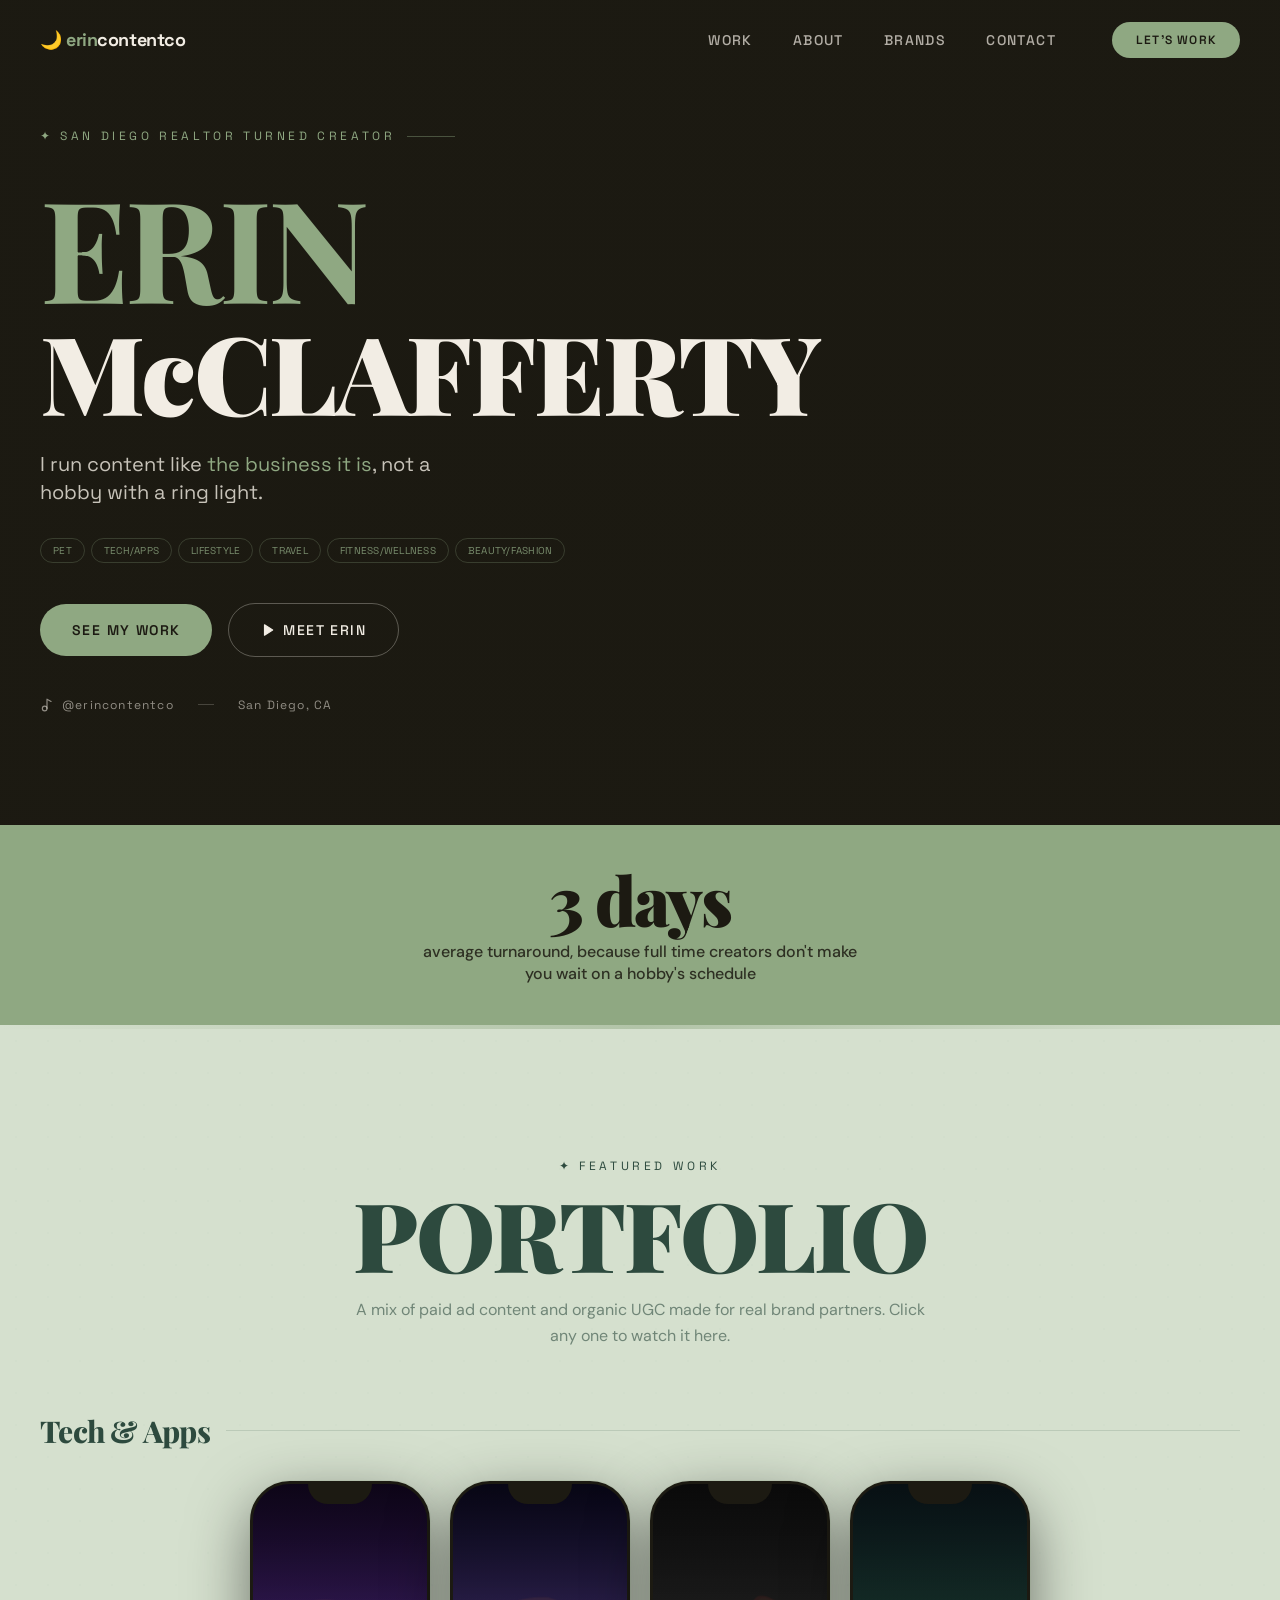
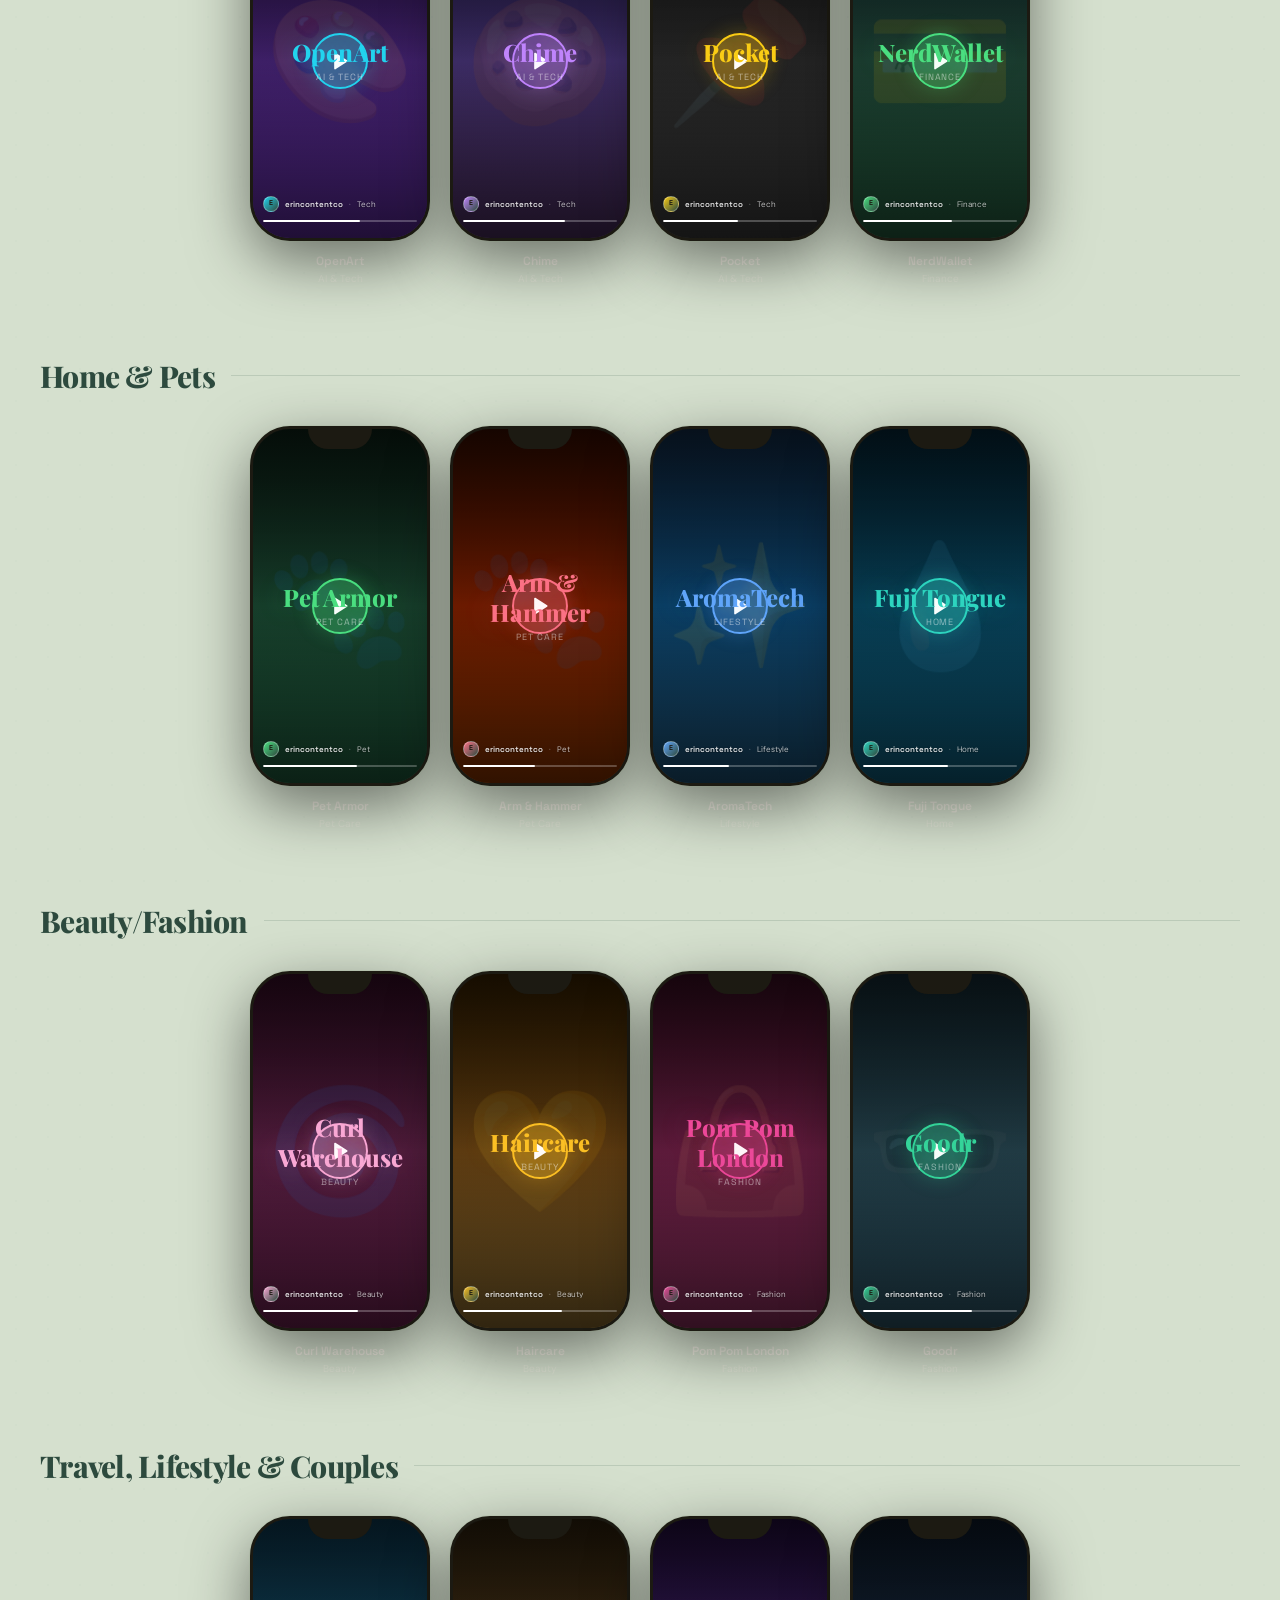
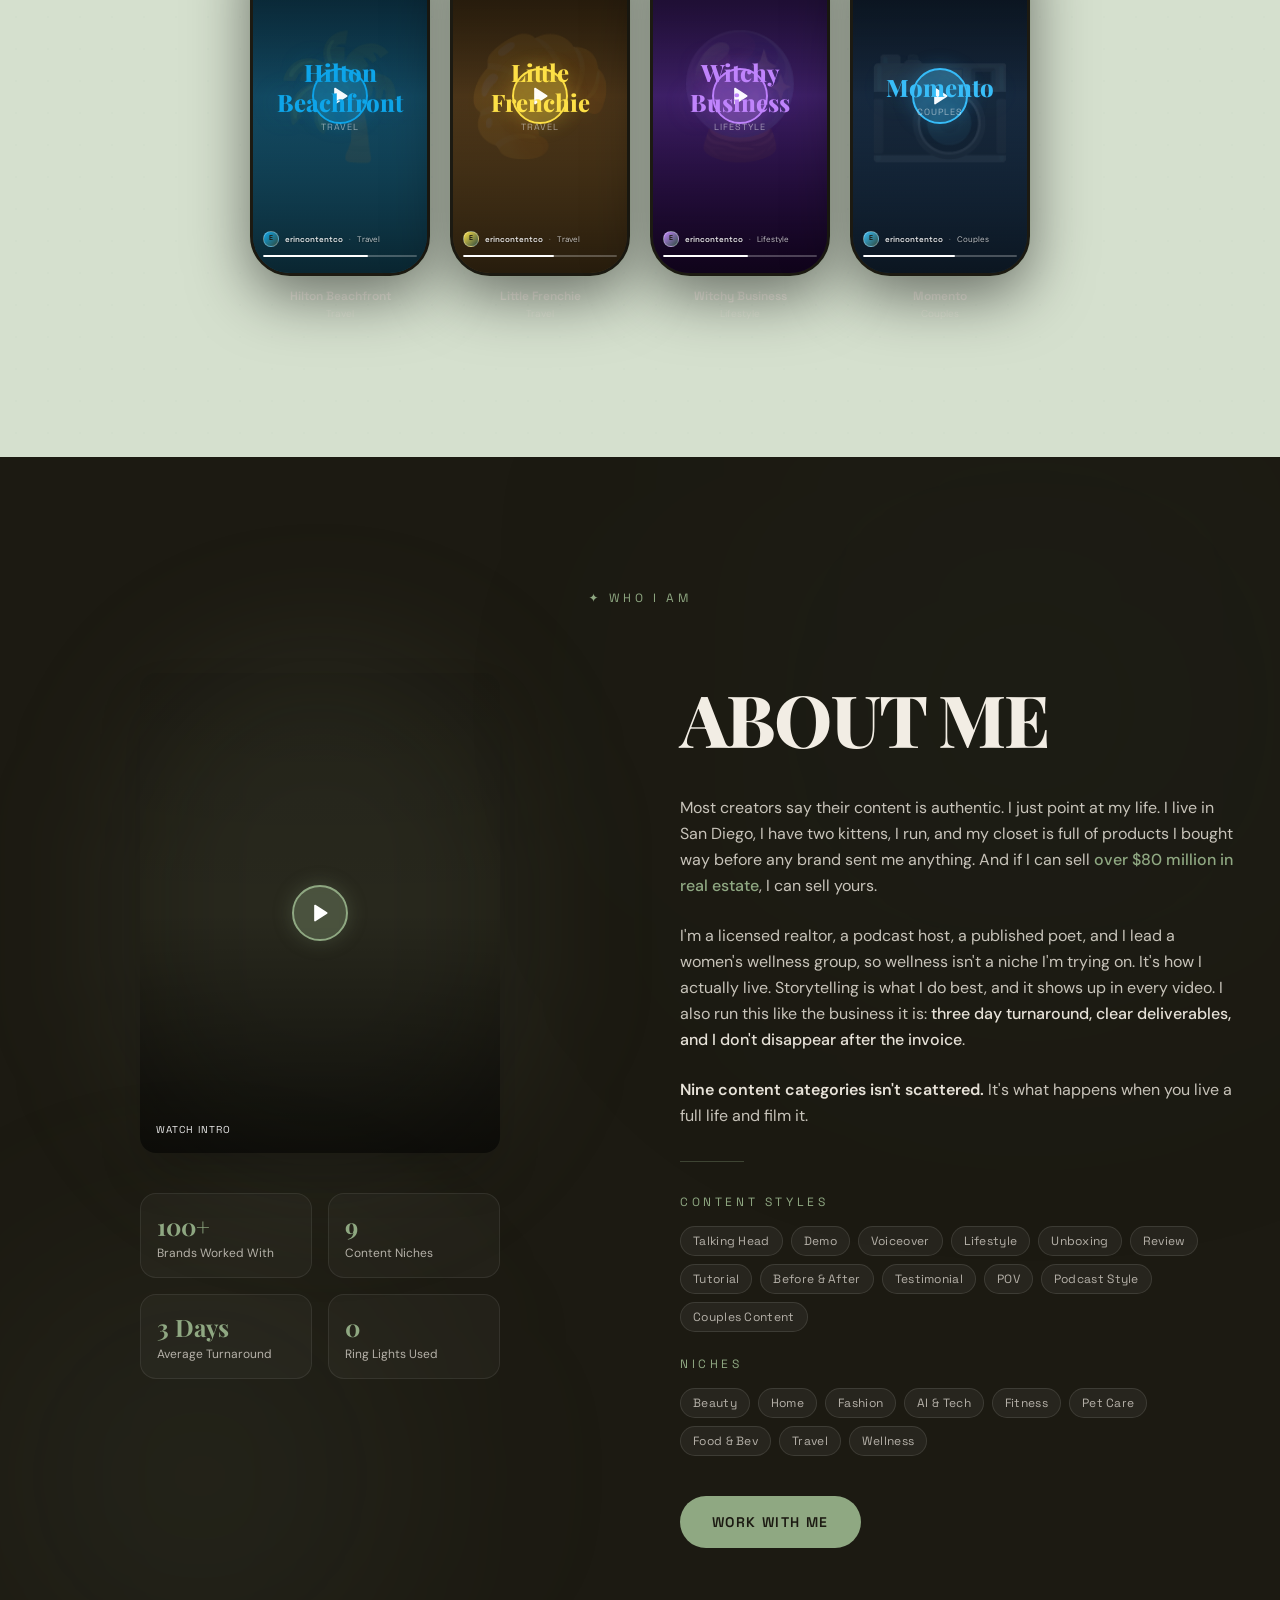
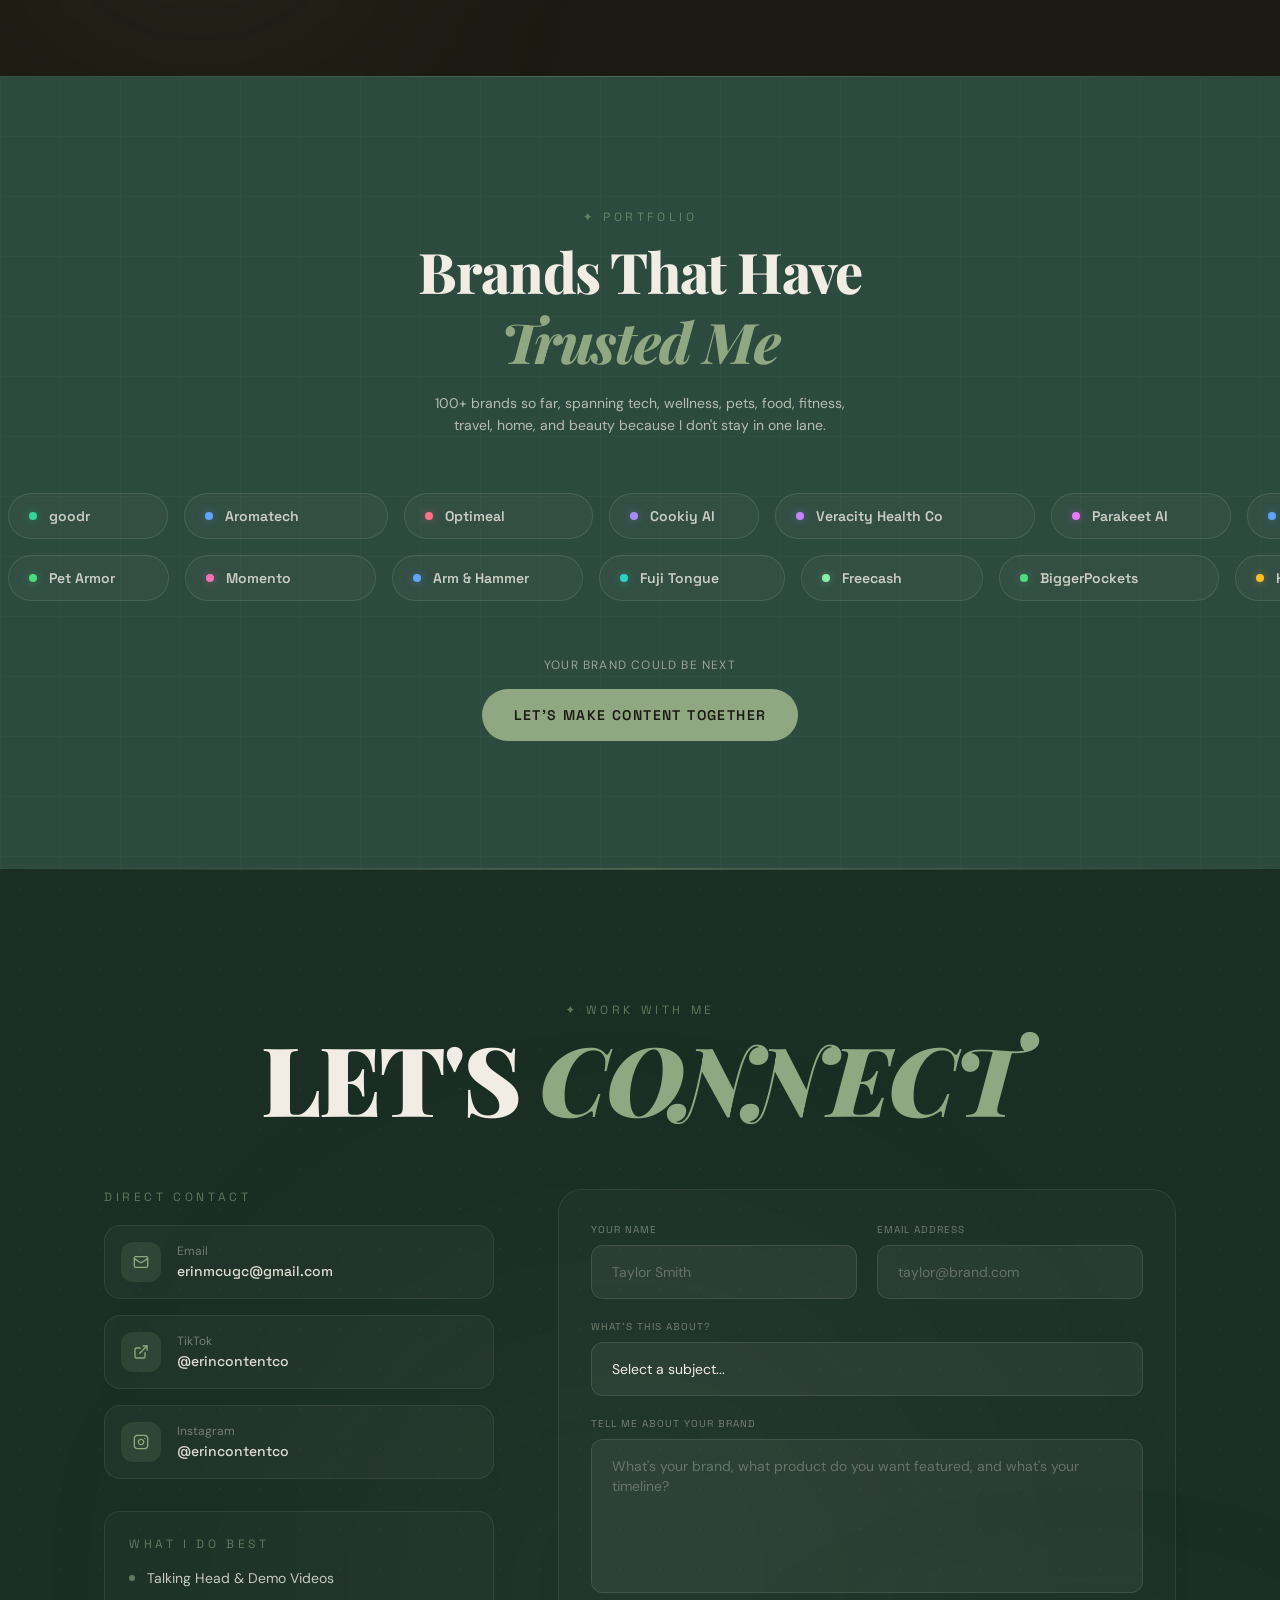
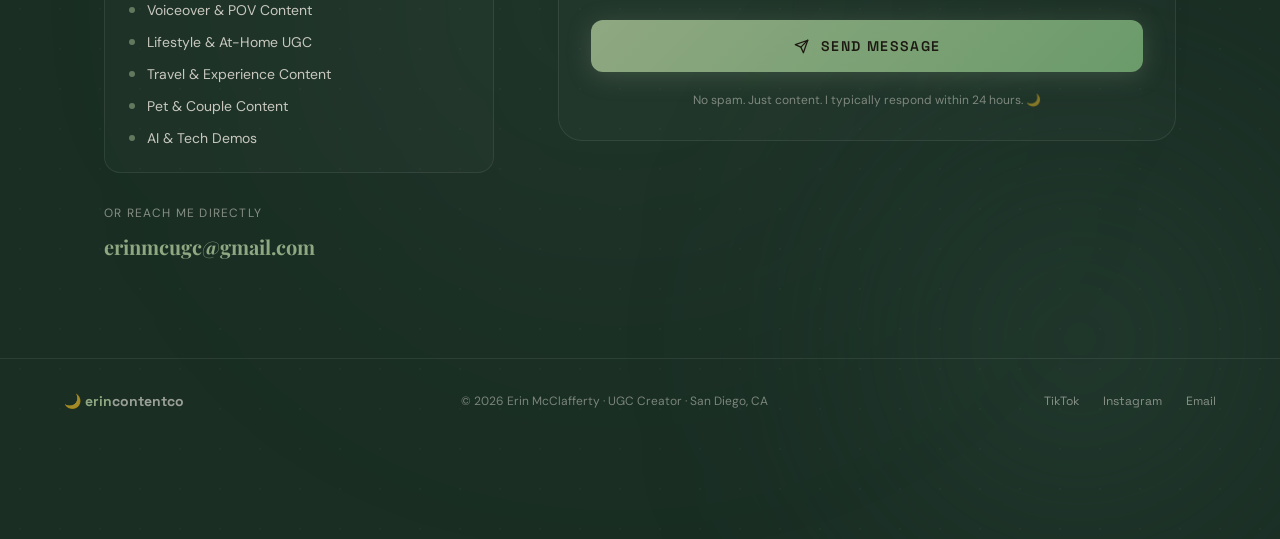
<file: index.html>
<!doctype html>
<html lang="en">
  <head>
    <meta charset="UTF-8" />
    <link rel="icon" type="image/svg+xml" href="/favicon.svg" />
    <meta name="viewport" content="width=device-width, initial-scale=1.0" />
    <meta name="description" content="Erin McClafferty — UGC Creator based in San Diego. Real content for real brands across tech, wellness, fitness, food, travel, and pet care." />
    <title>Erin McClafferty · UGC Creator</title>
    <link rel="preconnect" href="https://fonts.googleapis.com" />
    <link rel="preconnect" href="https://fonts.gstatic.com" crossorigin />
    <link href="https://fonts.googleapis.com/css2?family=Playfair+Display:ital,wght@0,400;0,600;0,700;0,800;0,900;1,400;1,700&family=DM+Sans:wght@300;400;500;600&family=Space+Grotesk:wght@400;500;600;700&display=swap" rel="stylesheet" />
    <script type="module" crossorigin src="/assets/index-CaOR0zai.js"></script>
    <link rel="stylesheet" crossorigin href="/assets/index-CV1OtbOy.css">
  </head>
  <body>
    <div id="root"></div>
  </body>
</html>
</file>
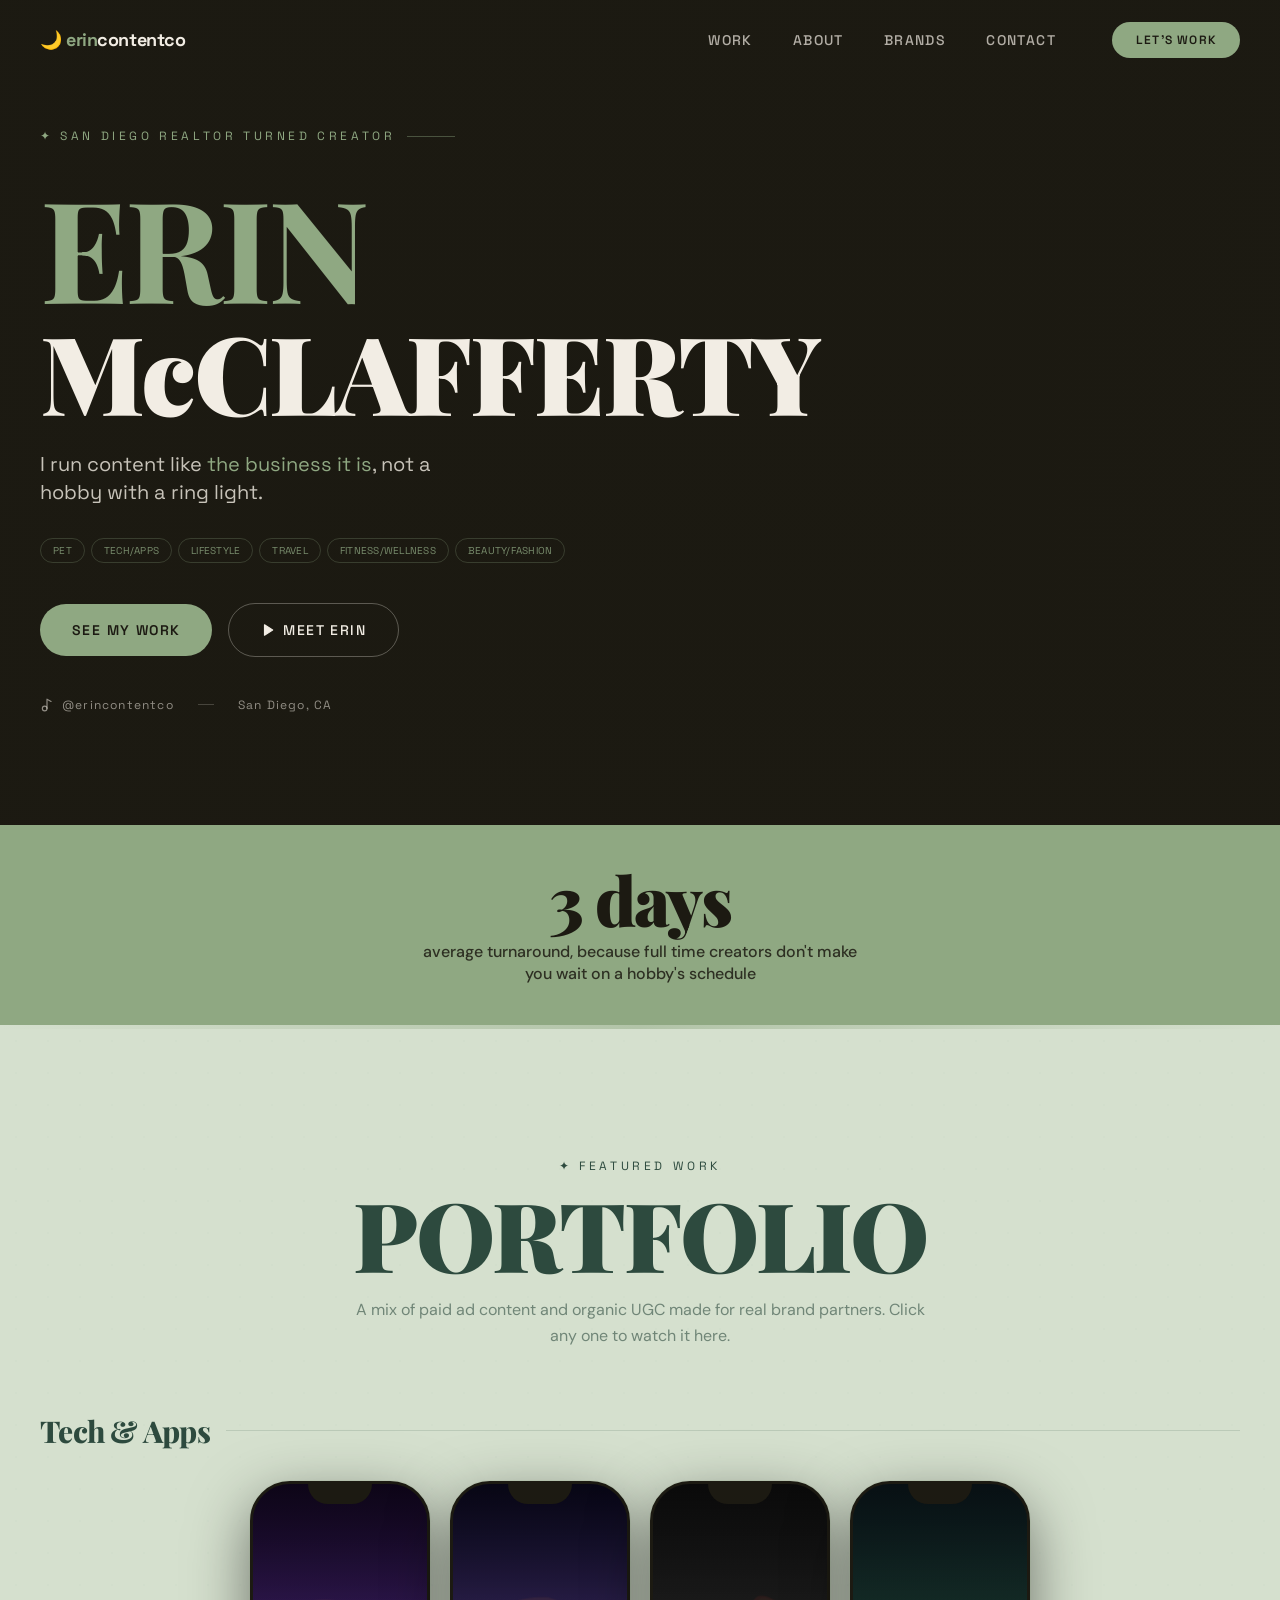
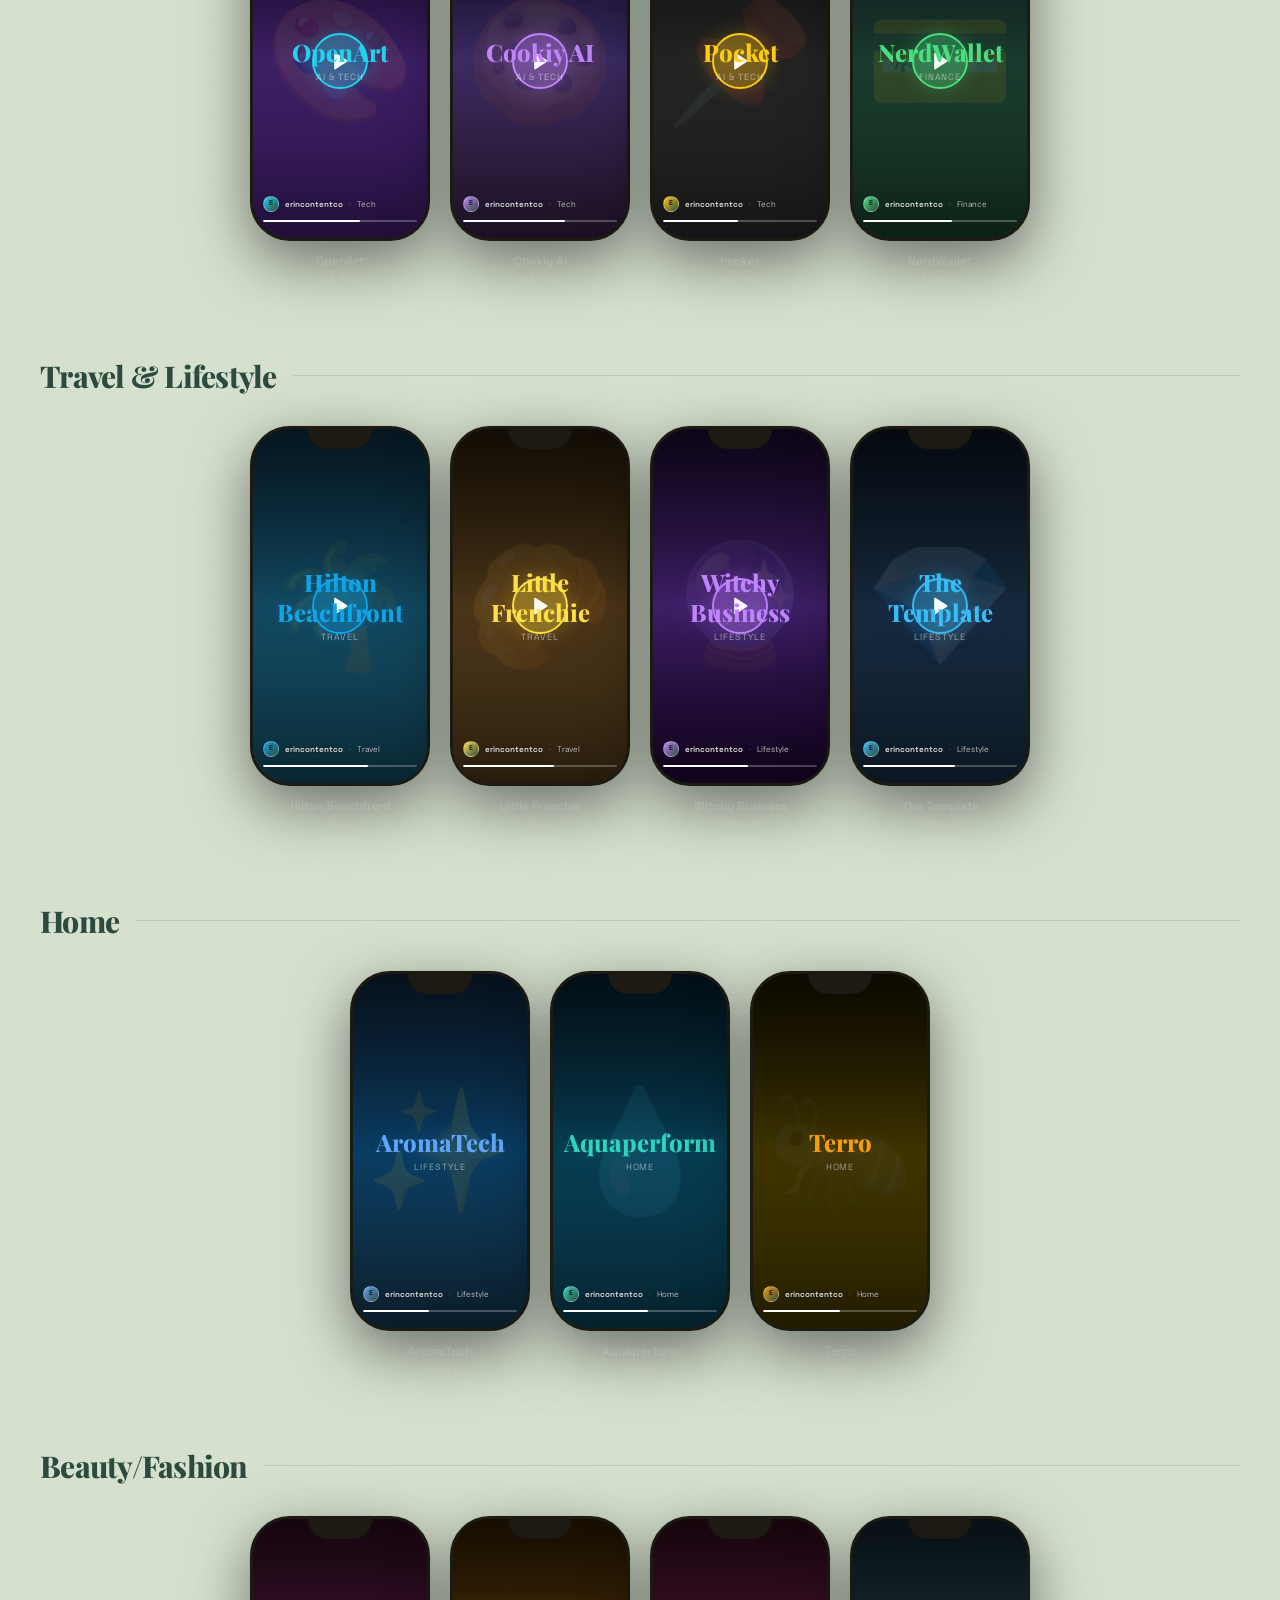
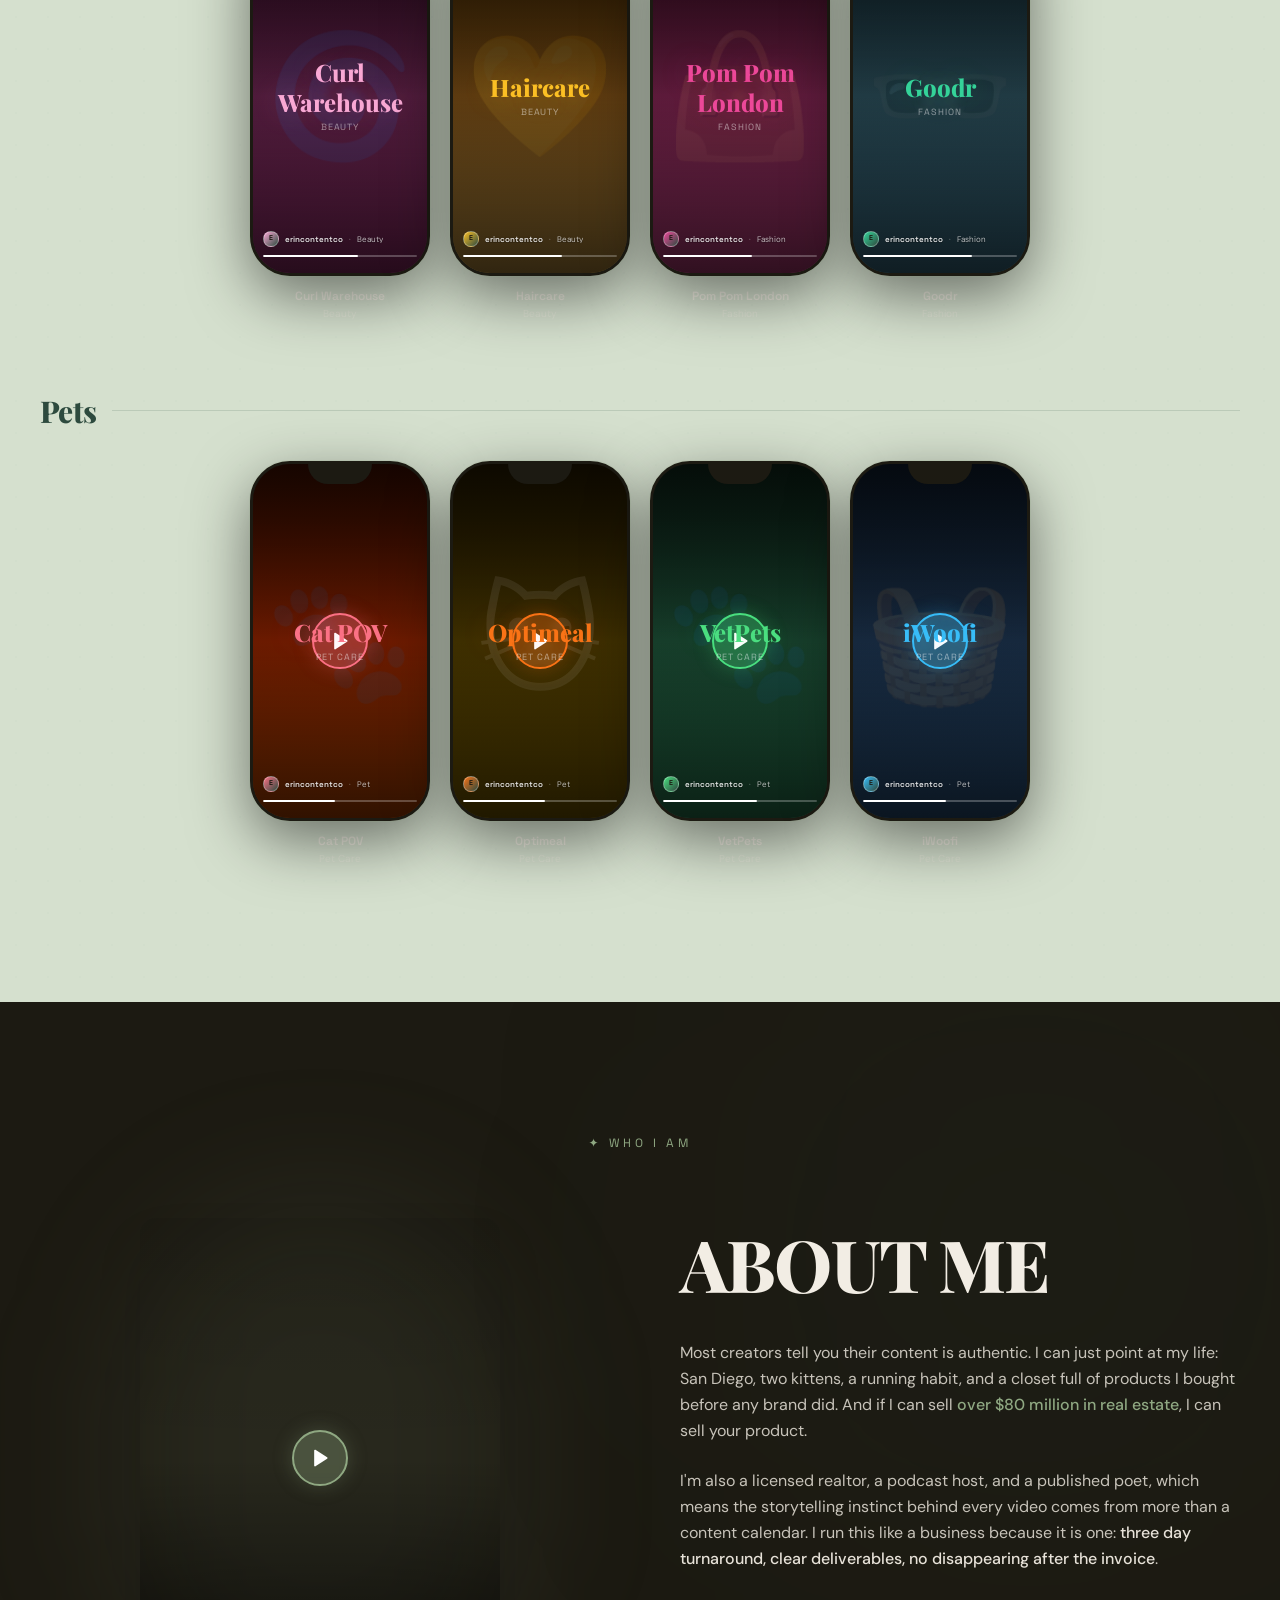
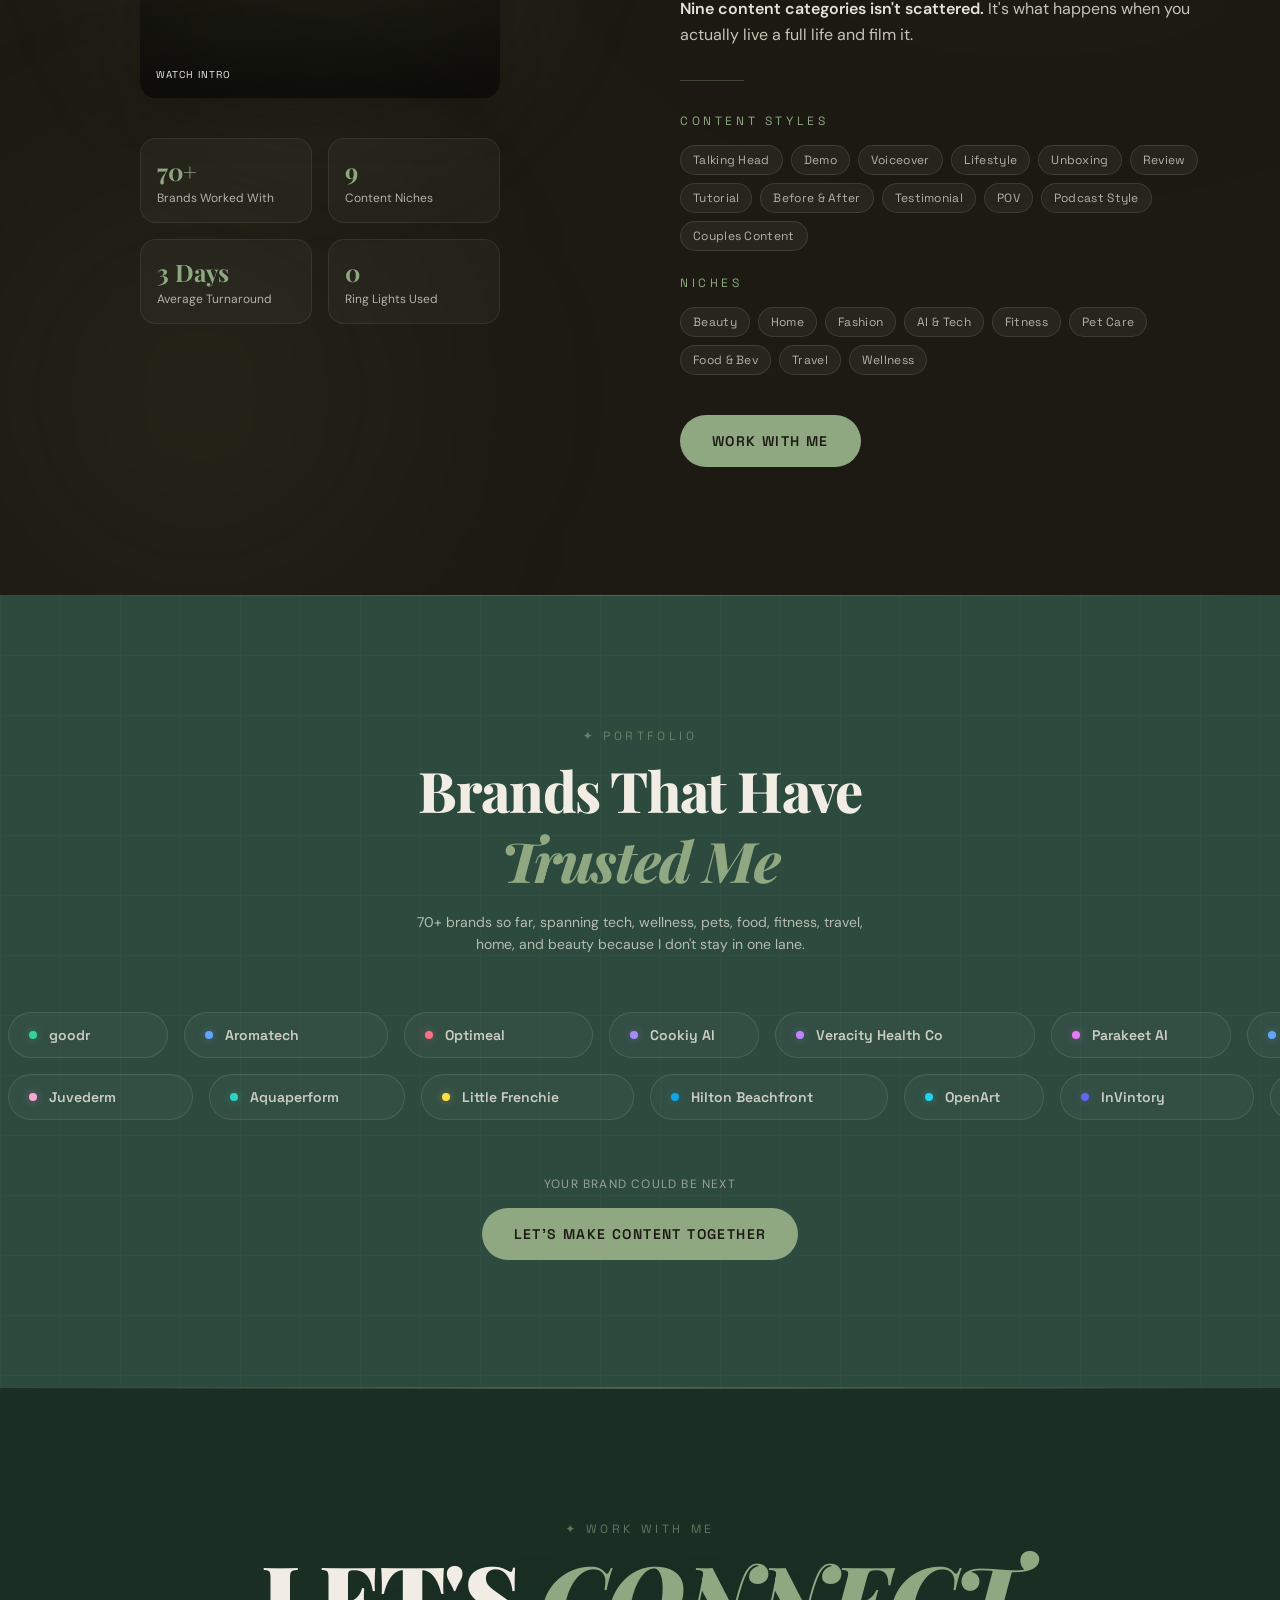
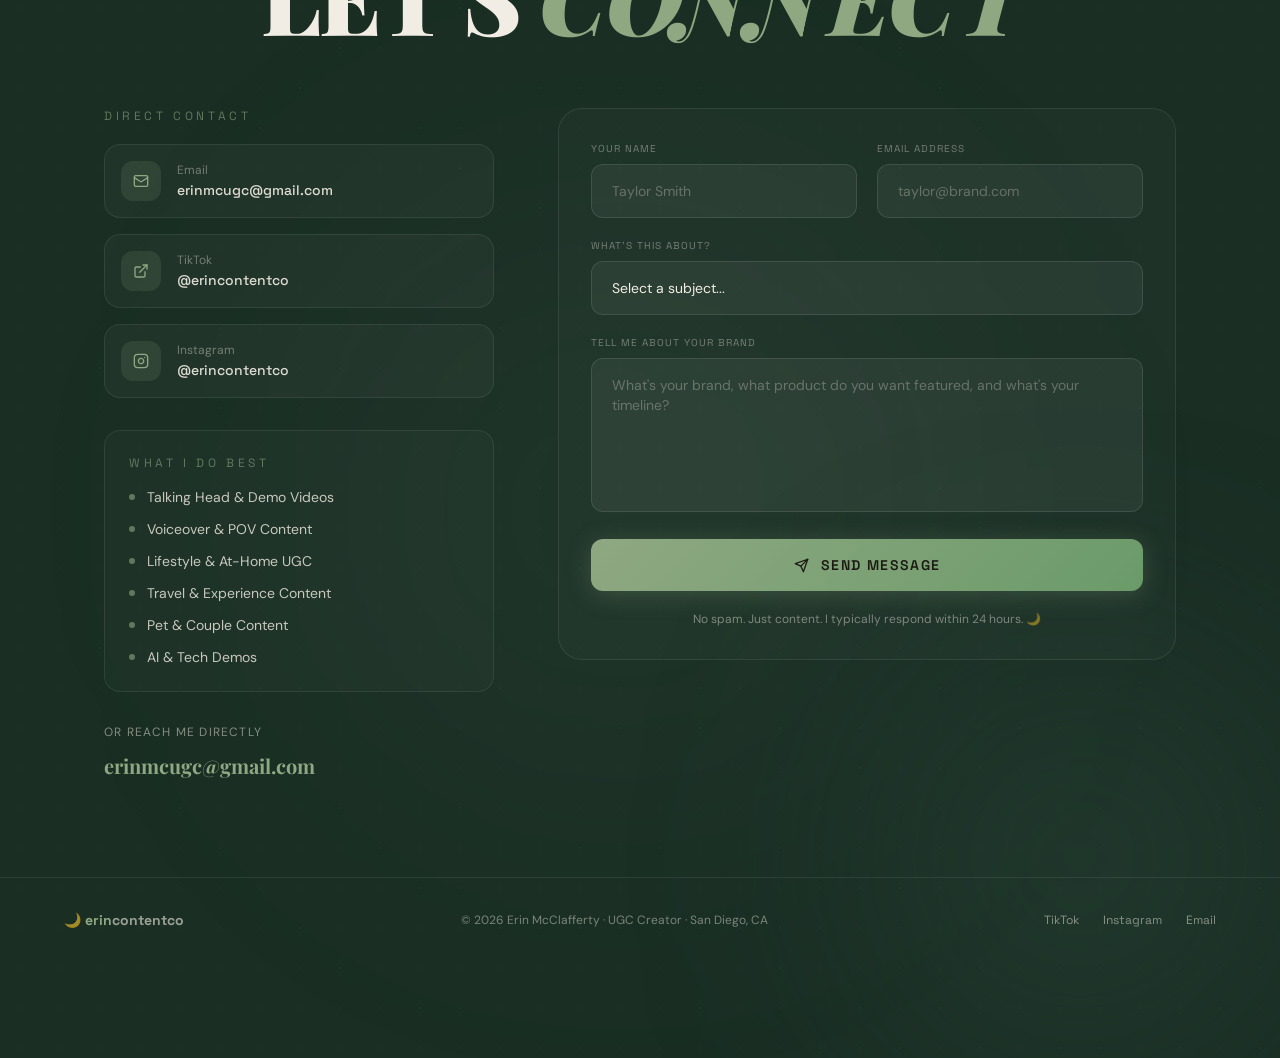
<file: index 3.html>
<!doctype html>
<html lang="en">
  <head>
    <meta charset="UTF-8" />
    <link rel="icon" type="image/svg+xml" href="/favicon.svg" />
    <meta name="viewport" content="width=device-width, initial-scale=1.0" />
    <meta name="description" content="Erin McClafferty — UGC Creator based in San Diego. Real content for real brands across tech, wellness, fitness, food, travel, and pet care." />
    <title>Erin McClafferty · UGC Creator</title>
    <link rel="preconnect" href="https://fonts.googleapis.com" />
    <link rel="preconnect" href="https://fonts.gstatic.com" crossorigin />
    <link href="https://fonts.googleapis.com/css2?family=Playfair+Display:ital,wght@0,400;0,600;0,700;0,800;0,900;1,400;1,700&family=DM+Sans:wght@300;400;500;600&family=Space+Grotesk:wght@400;500;600;700&display=swap" rel="stylesheet" />
    <script type="module" crossorigin src="/assets/index-B85wmTwc.js"></script>
    <link rel="stylesheet" crossorigin href="/assets/index-B-jAqlxK.css">
  </head>
  <body>
    <div id="root"></div>
  </body>
</html>
</file>
<file: assets/index-CV1OtbOy.css>
*,:before,:after{--tw-border-spacing-x: 0;--tw-border-spacing-y: 0;--tw-translate-x: 0;--tw-translate-y: 0;--tw-rotate: 0;--tw-skew-x: 0;--tw-skew-y: 0;--tw-scale-x: 1;--tw-scale-y: 1;--tw-pan-x: ;--tw-pan-y: ;--tw-pinch-zoom: ;--tw-scroll-snap-strictness: proximity;--tw-gradient-from-position: ;--tw-gradient-via-position: ;--tw-gradient-to-position: ;--tw-ordinal: ;--tw-slashed-zero: ;--tw-numeric-figure: ;--tw-numeric-spacing: ;--tw-numeric-fraction: ;--tw-ring-inset: ;--tw-ring-offset-width: 0px;--tw-ring-offset-color: #fff;--tw-ring-color: rgb(59 130 246 / .5);--tw-ring-offset-shadow: 0 0 #0000;--tw-ring-shadow: 0 0 #0000;--tw-shadow: 0 0 #0000;--tw-shadow-colored: 0 0 #0000;--tw-blur: ;--tw-brightness: ;--tw-contrast: ;--tw-grayscale: ;--tw-hue-rotate: ;--tw-invert: ;--tw-saturate: ;--tw-sepia: ;--tw-drop-shadow: ;--tw-backdrop-blur: ;--tw-backdrop-brightness: ;--tw-backdrop-contrast: ;--tw-backdrop-grayscale: ;--tw-backdrop-hue-rotate: ;--tw-backdrop-invert: ;--tw-backdrop-opacity: ;--tw-backdrop-saturate: ;--tw-backdrop-sepia: ;--tw-contain-size: ;--tw-contain-layout: ;--tw-contain-paint: ;--tw-contain-style: }::backdrop{--tw-border-spacing-x: 0;--tw-border-spacing-y: 0;--tw-translate-x: 0;--tw-translate-y: 0;--tw-rotate: 0;--tw-skew-x: 0;--tw-skew-y: 0;--tw-scale-x: 1;--tw-scale-y: 1;--tw-pan-x: ;--tw-pan-y: ;--tw-pinch-zoom: ;--tw-scroll-snap-strictness: proximity;--tw-gradient-from-position: ;--tw-gradient-via-position: ;--tw-gradient-to-position: ;--tw-ordinal: ;--tw-slashed-zero: ;--tw-numeric-figure: ;--tw-numeric-spacing: ;--tw-numeric-fraction: ;--tw-ring-inset: ;--tw-ring-offset-width: 0px;--tw-ring-offset-color: #fff;--tw-ring-color: rgb(59 130 246 / .5);--tw-ring-offset-shadow: 0 0 #0000;--tw-ring-shadow: 0 0 #0000;--tw-shadow: 0 0 #0000;--tw-shadow-colored: 0 0 #0000;--tw-blur: ;--tw-brightness: ;--tw-contrast: ;--tw-grayscale: ;--tw-hue-rotate: ;--tw-invert: ;--tw-saturate: ;--tw-sepia: ;--tw-drop-shadow: ;--tw-backdrop-blur: ;--tw-backdrop-brightness: ;--tw-backdrop-contrast: ;--tw-backdrop-grayscale: ;--tw-backdrop-hue-rotate: ;--tw-backdrop-invert: ;--tw-backdrop-opacity: ;--tw-backdrop-saturate: ;--tw-backdrop-sepia: ;--tw-contain-size: ;--tw-contain-layout: ;--tw-contain-paint: ;--tw-contain-style: }*,:before,:after{box-sizing:border-box;border-width:0;border-style:solid;border-color:#e5e7eb}:before,:after{--tw-content: ""}html,:host{line-height:1.5;-webkit-text-size-adjust:100%;-moz-tab-size:4;-o-tab-size:4;tab-size:4;font-family:DM Sans,system-ui,sans-serif;font-feature-settings:normal;font-variation-settings:normal;-webkit-tap-highlight-color:transparent}body{margin:0;line-height:inherit}hr{height:0;color:inherit;border-top-width:1px}abbr:where([title]){-webkit-text-decoration:underline dotted;text-decoration:underline dotted}h1,h2,h3,h4,h5,h6{font-size:inherit;font-weight:inherit}a{color:inherit;text-decoration:inherit}b,strong{font-weight:bolder}code,kbd,samp,pre{font-family:ui-monospace,SFMono-Regular,Menlo,Monaco,Consolas,Liberation Mono,Courier New,monospace;font-feature-settings:normal;font-variation-settings:normal;font-size:1em}small{font-size:80%}sub,sup{font-size:75%;line-height:0;position:relative;vertical-align:baseline}sub{bottom:-.25em}sup{top:-.5em}table{text-indent:0;border-color:inherit;border-collapse:collapse}button,input,optgroup,select,textarea{font-family:inherit;font-feature-settings:inherit;font-variation-settings:inherit;font-size:100%;font-weight:inherit;line-height:inherit;letter-spacing:inherit;color:inherit;margin:0;padding:0}button,select{text-transform:none}button,input:where([type=button]),input:where([type=reset]),input:where([type=submit]){-webkit-appearance:button;background-color:transparent;background-image:none}:-moz-focusring{outline:auto}:-moz-ui-invalid{box-shadow:none}progress{vertical-align:baseline}::-webkit-inner-spin-button,::-webkit-outer-spin-button{height:auto}[type=search]{-webkit-appearance:textfield;outline-offset:-2px}::-webkit-search-decoration{-webkit-appearance:none}::-webkit-file-upload-button{-webkit-appearance:button;font:inherit}summary{display:list-item}blockquote,dl,dd,h1,h2,h3,h4,h5,h6,hr,figure,p,pre{margin:0}fieldset{margin:0;padding:0}legend{padding:0}ol,ul,menu{list-style:none;margin:0;padding:0}dialog{padding:0}textarea{resize:vertical}input::-moz-placeholder,textarea::-moz-placeholder{opacity:1;color:#9ca3af}input::placeholder,textarea::placeholder{opacity:1;color:#9ca3af}button,[role=button]{cursor:pointer}:disabled{cursor:default}img,svg,video,canvas,audio,iframe,embed,object{display:block;vertical-align:middle}img,video{max-width:100%;height:auto}[hidden]:where(:not([hidden=until-found])){display:none}*{box-sizing:border-box}html{scroll-behavior:smooth;-webkit-font-smoothing:antialiased;-moz-osx-font-smoothing:grayscale}body{--tw-bg-opacity: 1;background-color:rgb(28 26 18 / var(--tw-bg-opacity, 1));font-family:DM Sans,system-ui,sans-serif;--tw-text-opacity: 1;color:rgb(242 237 228 / var(--tw-text-opacity, 1));overflow-x:hidden}::-moz-selection{background:#8fa88259;color:#f2ede4}::selection{background:#8fa88259;color:#f2ede4}::-webkit-scrollbar{width:6px}::-webkit-scrollbar-track{--tw-bg-opacity: 1;background-color:rgb(28 26 18 / var(--tw-bg-opacity, 1))}::-webkit-scrollbar-thumb{border-radius:9999px;--tw-bg-opacity: 1;background-color:rgb(143 168 130 / var(--tw-bg-opacity, 1))}.section-label{font-family:Space Grotesk,system-ui,sans-serif;font-size:.75rem;line-height:1rem;text-transform:uppercase;letter-spacing:.3em;--tw-text-opacity: 1;color:rgb(143 168 130 / var(--tw-text-opacity, 1))}.nav-link{font-family:Space Grotesk,system-ui,sans-serif;font-size:.875rem;line-height:1.25rem;font-weight:500;text-transform:uppercase;letter-spacing:.1em;color:#f2ede4b3;transition-property:color,background-color,border-color,text-decoration-color,fill,stroke;transition-timing-function:cubic-bezier(.4,0,.2,1);transition-duration:.2s}.nav-link:hover{--tw-text-opacity: 1;color:rgb(242 237 228 / var(--tw-text-opacity, 1))}.btn-primary{display:inline-flex;align-items:center;gap:.5rem;border-radius:9999px;--tw-bg-opacity: 1;background-color:rgb(143 168 130 / var(--tw-bg-opacity, 1));padding:1rem 2rem;font-family:Space Grotesk,system-ui,sans-serif;font-size:.875rem;line-height:1.25rem;font-weight:600;text-transform:uppercase;letter-spacing:.1em;--tw-text-opacity: 1;color:rgb(28 26 18 / var(--tw-text-opacity, 1));transition-property:all;transition-timing-function:cubic-bezier(.4,0,.2,1);transition-duration:.3s}.btn-primary:hover{--tw-scale-x: 1.05;--tw-scale-y: 1.05;transform:translate(var(--tw-translate-x),var(--tw-translate-y)) rotate(var(--tw-rotate)) skew(var(--tw-skew-x)) skewY(var(--tw-skew-y)) scaleX(var(--tw-scale-x)) scaleY(var(--tw-scale-y));--tw-bg-opacity: 1;background-color:rgb(242 237 228 / var(--tw-bg-opacity, 1));--tw-shadow: 0 10px 15px -3px rgb(0 0 0 / .1), 0 4px 6px -4px rgb(0 0 0 / .1);--tw-shadow-colored: 0 10px 15px -3px var(--tw-shadow-color), 0 4px 6px -4px var(--tw-shadow-color);box-shadow:var(--tw-ring-offset-shadow, 0 0 #0000),var(--tw-ring-shadow, 0 0 #0000),var(--tw-shadow);--tw-shadow-color: rgb(143 168 130 / .2);--tw-shadow: var(--tw-shadow-colored)}.btn-outline{display:inline-flex;align-items:center;gap:.5rem;border-radius:9999px;border-width:1px;border-color:#f2ede44d;padding:1rem 2rem;font-family:Space Grotesk,system-ui,sans-serif;font-size:.875rem;line-height:1.25rem;font-weight:500;text-transform:uppercase;letter-spacing:.1em;--tw-text-opacity: 1;color:rgb(242 237 228 / var(--tw-text-opacity, 1));transition-property:all;transition-timing-function:cubic-bezier(.4,0,.2,1);transition-duration:.3s}.btn-outline:hover{--tw-border-opacity: 1;border-color:rgb(143 168 130 / var(--tw-border-opacity, 1));--tw-text-opacity: 1;color:rgb(143 168 130 / var(--tw-text-opacity, 1))}.phone-frame{position:relative;border-radius:40px;border:3.5px solid #1C1A12;overflow:hidden;box-shadow:0 0 0 1px #8fa88226,0 20px 60px #00000080,inset 0 0 0 1px #ffffff0d;background:#0a0a0a;transition:transform .4s ease,box-shadow .4s ease}.phone-frame:hover{transform:translateY(-8px) scale(1.02);box-shadow:0 0 0 1px #8fa8824d,0 30px 80px #0009,0 0 40px #8fa88214}.phone-notch{position:absolute;top:0;left:50%;transform:translate(-50%);width:88px;height:28px;background:#1c1a12;border-radius:0 0 20px 20px;z-index:20}.phone-side-btn{position:absolute;right:-5px;top:80px;width:4px;height:32px;background:#1c1a12;border-radius:2px}.phone-side-btn:before{content:"";position:absolute;top:44px;width:4px;height:20px;background:#1c1a12;border-radius:2px}.tiktok-progress{height:2px;background:#ffffff40;border-radius:1px;overflow:hidden}.tiktok-progress-fill{height:100%;background:#fff;border-radius:1px}.shimmer-card{position:relative;overflow:hidden}.shimmer-card:after{content:"";position:absolute;top:0;right:0;bottom:0;left:0;background:linear-gradient(105deg,transparent 40%,rgba(255,255,255,.06) 50%,transparent 60%);transform:translate(-100%);transition:transform .6s ease}.shimmer-card:hover:after{transform:translate(100%)}.form-input{width:100%;border-radius:.75rem;border-width:1px;border-color:#ffffff1a;background-color:#ffffff0d;padding:1rem 1.25rem;font-family:DM Sans,system-ui,sans-serif;font-size:.875rem;line-height:1.25rem;--tw-text-opacity: 1;color:rgb(242 237 228 / var(--tw-text-opacity, 1))}.form-input::-moz-placeholder{color:#f2ede44d}.form-input::placeholder{color:#f2ede44d}.form-input{transition-property:all;transition-timing-function:cubic-bezier(.4,0,.2,1);transition-duration:.2s}.form-input:focus{border-color:#8fa88299;background-color:#ffffff14;outline:2px solid transparent;outline-offset:2px;box-shadow:0 0 0 3px #8fa8821a}@keyframes marquee{0%{transform:translate(0)}to{transform:translate(-50%)}}.marquee-track{animation:marquee 25s linear infinite}.marquee-track:hover{animation-play-state:paused}.pointer-events-none{pointer-events:none}.pointer-events-auto{pointer-events:auto}.invisible{visibility:hidden}.fixed{position:fixed}.absolute{position:absolute}.relative{position:relative}.inset-0{top:0;right:0;bottom:0;left:0}.-bottom-1{bottom:-.25rem}.bottom-0{bottom:0}.bottom-10{bottom:2.5rem}.bottom-4{bottom:1rem}.bottom-8{bottom:2rem}.left-0{left:0}.left-1\/2{left:50%}.left-1\/4{left:25%}.left-2\.5{left:.625rem}.left-4{left:1rem}.right-0{right:0}.right-2\.5{right:.625rem}.right-4{right:1rem}.top-0{top:0}.top-1\/3{top:33.333333%}.z-10{z-index:10}.z-40{z-index:40}.z-50{z-index:50}.mx-2{margin-left:.5rem;margin-right:.5rem}.mx-auto{margin-left:auto;margin-right:auto}.my-8{margin-top:2rem;margin-bottom:2rem}.mb-0\.5{margin-bottom:.125rem}.mb-14{margin-bottom:3.5rem}.mb-16{margin-bottom:4rem}.mb-2{margin-bottom:.5rem}.mb-3{margin-bottom:.75rem}.mb-4{margin-bottom:1rem}.mb-5{margin-bottom:1.25rem}.mb-6{margin-bottom:1.5rem}.mb-8{margin-bottom:2rem}.ml-4{margin-left:1rem}.mt-0\.5{margin-top:.125rem}.mt-1{margin-top:.25rem}.mt-10{margin-top:2.5rem}.mt-14{margin-top:3.5rem}.mt-16{margin-top:4rem}.mt-2{margin-top:.5rem}.mt-24{margin-top:6rem}.mt-3{margin-top:.75rem}.mt-4{margin-top:1rem}.mt-6{margin-top:1.5rem}.mt-8{margin-top:2rem}.block{display:block}.flex{display:flex}.inline-flex{display:inline-flex}.grid{display:grid}.hidden{display:none}.aspect-\[3\/4\]{aspect-ratio:3/4}.h-1{height:.25rem}.h-1\.5{height:.375rem}.h-10{height:2.5rem}.h-14{height:3.5rem}.h-16{height:4rem}.h-2{height:.5rem}.h-20{height:5rem}.h-4{height:1rem}.h-\[400px\]{height:400px}.h-\[500px\]{height:500px}.h-\[600px\]{height:600px}.h-full{height:100%}.h-px{height:1px}.min-h-screen{min-height:100vh}.w-0{width:0px}.w-1\.5{width:.375rem}.w-10{width:2.5rem}.w-12{width:3rem}.w-14{width:3.5rem}.w-16{width:4rem}.w-2{width:.5rem}.w-20{width:5rem}.w-4{width:1rem}.w-\[280px\]{width:280px}.w-\[400px\]{width:400px}.w-\[500px\]{width:500px}.w-\[600px\]{width:600px}.w-full{width:100%}.max-w-2xl{max-width:42rem}.max-w-6xl{max-width:72rem}.max-w-7xl{max-width:80rem}.max-w-md{max-width:28rem}.max-w-sm{max-width:24rem}.max-w-xl{max-width:36rem}.flex-1{flex:1 1 0%}.flex-shrink-0{flex-shrink:0}.-translate-x-1\/2{--tw-translate-x: -50%;transform:translate(var(--tw-translate-x),var(--tw-translate-y)) rotate(var(--tw-rotate)) skew(var(--tw-skew-x)) skewY(var(--tw-skew-y)) scaleX(var(--tw-scale-x)) scaleY(var(--tw-scale-y))}.-translate-x-10{--tw-translate-x: -2.5rem;transform:translate(var(--tw-translate-x),var(--tw-translate-y)) rotate(var(--tw-rotate)) skew(var(--tw-skew-x)) skewY(var(--tw-skew-y)) scaleX(var(--tw-scale-x)) scaleY(var(--tw-scale-y))}.-translate-x-12{--tw-translate-x: -3rem;transform:translate(var(--tw-translate-x),var(--tw-translate-y)) rotate(var(--tw-rotate)) skew(var(--tw-skew-x)) skewY(var(--tw-skew-y)) scaleX(var(--tw-scale-x)) scaleY(var(--tw-scale-y))}.translate-x-0{--tw-translate-x: 0px;transform:translate(var(--tw-translate-x),var(--tw-translate-y)) rotate(var(--tw-rotate)) skew(var(--tw-skew-x)) skewY(var(--tw-skew-y)) scaleX(var(--tw-scale-x)) scaleY(var(--tw-scale-y))}.translate-x-10{--tw-translate-x: 2.5rem;transform:translate(var(--tw-translate-x),var(--tw-translate-y)) rotate(var(--tw-rotate)) skew(var(--tw-skew-x)) skewY(var(--tw-skew-y)) scaleX(var(--tw-scale-x)) scaleY(var(--tw-scale-y))}.translate-x-12{--tw-translate-x: 3rem;transform:translate(var(--tw-translate-x),var(--tw-translate-y)) rotate(var(--tw-rotate)) skew(var(--tw-skew-x)) skewY(var(--tw-skew-y)) scaleX(var(--tw-scale-x)) scaleY(var(--tw-scale-y))}.translate-y-0{--tw-translate-y: 0px;transform:translate(var(--tw-translate-x),var(--tw-translate-y)) rotate(var(--tw-rotate)) skew(var(--tw-skew-x)) skewY(var(--tw-skew-y)) scaleX(var(--tw-scale-x)) scaleY(var(--tw-scale-y))}.translate-y-10{--tw-translate-y: 2.5rem;transform:translate(var(--tw-translate-x),var(--tw-translate-y)) rotate(var(--tw-rotate)) skew(var(--tw-skew-x)) skewY(var(--tw-skew-y)) scaleX(var(--tw-scale-x)) scaleY(var(--tw-scale-y))}.translate-y-12{--tw-translate-y: 3rem;transform:translate(var(--tw-translate-x),var(--tw-translate-y)) rotate(var(--tw-rotate)) skew(var(--tw-skew-x)) skewY(var(--tw-skew-y)) scaleX(var(--tw-scale-x)) scaleY(var(--tw-scale-y))}.translate-y-4{--tw-translate-y: 1rem;transform:translate(var(--tw-translate-x),var(--tw-translate-y)) rotate(var(--tw-rotate)) skew(var(--tw-skew-x)) skewY(var(--tw-skew-y)) scaleX(var(--tw-scale-x)) scaleY(var(--tw-scale-y))}.translate-y-6{--tw-translate-y: 1.5rem;transform:translate(var(--tw-translate-x),var(--tw-translate-y)) rotate(var(--tw-rotate)) skew(var(--tw-skew-x)) skewY(var(--tw-skew-y)) scaleX(var(--tw-scale-x)) scaleY(var(--tw-scale-y))}.translate-y-8{--tw-translate-y: 2rem;transform:translate(var(--tw-translate-x),var(--tw-translate-y)) rotate(var(--tw-rotate)) skew(var(--tw-skew-x)) skewY(var(--tw-skew-y)) scaleX(var(--tw-scale-x)) scaleY(var(--tw-scale-y))}.scale-110{--tw-scale-x: 1.1;--tw-scale-y: 1.1;transform:translate(var(--tw-translate-x),var(--tw-translate-y)) rotate(var(--tw-rotate)) skew(var(--tw-skew-x)) skewY(var(--tw-skew-y)) scaleX(var(--tw-scale-x)) scaleY(var(--tw-scale-y))}.transform{transform:translate(var(--tw-translate-x),var(--tw-translate-y)) rotate(var(--tw-rotate)) skew(var(--tw-skew-x)) skewY(var(--tw-skew-y)) scaleX(var(--tw-scale-x)) scaleY(var(--tw-scale-y))}@keyframes scrollBounce{0%,to{transform:translateY(0);opacity:.6}50%{transform:translateY(8px);opacity:1}}.animate-scroll-bounce{animation:scrollBounce 2s ease-in-out infinite}@keyframes spin{to{transform:rotate(360deg)}}.animate-spin{animation:spin 1s linear infinite}.cursor-default{cursor:default}.cursor-pointer{cursor:pointer}.select-none{-webkit-user-select:none;-moz-user-select:none;user-select:none}.resize-none{resize:none}.appearance-none{-webkit-appearance:none;-moz-appearance:none;appearance:none}.grid-cols-2{grid-template-columns:repeat(2,minmax(0,1fr))}.flex-col{flex-direction:column}.flex-wrap{flex-wrap:wrap}.flex-nowrap{flex-wrap:nowrap}.items-start{align-items:flex-start}.items-center{align-items:center}.justify-center{justify-content:center}.justify-between{justify-content:space-between}.gap-1\.5{gap:.375rem}.gap-10{gap:2.5rem}.gap-12{gap:3rem}.gap-16{gap:4rem}.gap-2{gap:.5rem}.gap-3{gap:.75rem}.gap-4{gap:1rem}.gap-5{gap:1.25rem}.gap-6{gap:1.5rem}.space-y-3>:not([hidden])~:not([hidden]){--tw-space-y-reverse: 0;margin-top:calc(.75rem * calc(1 - var(--tw-space-y-reverse)));margin-bottom:calc(.75rem * var(--tw-space-y-reverse))}.space-y-4>:not([hidden])~:not([hidden]){--tw-space-y-reverse: 0;margin-top:calc(1rem * calc(1 - var(--tw-space-y-reverse)));margin-bottom:calc(1rem * var(--tw-space-y-reverse))}.space-y-5>:not([hidden])~:not([hidden]){--tw-space-y-reverse: 0;margin-top:calc(1.25rem * calc(1 - var(--tw-space-y-reverse)));margin-bottom:calc(1.25rem * var(--tw-space-y-reverse))}.space-y-6>:not([hidden])~:not([hidden]){--tw-space-y-reverse: 0;margin-top:calc(1.5rem * calc(1 - var(--tw-space-y-reverse)));margin-bottom:calc(1.5rem * var(--tw-space-y-reverse))}.space-y-8>:not([hidden])~:not([hidden]){--tw-space-y-reverse: 0;margin-top:calc(2rem * calc(1 - var(--tw-space-y-reverse)));margin-bottom:calc(2rem * var(--tw-space-y-reverse))}.overflow-hidden{overflow:hidden}.overflow-x-auto{overflow-x:auto}.truncate{overflow:hidden;text-overflow:ellipsis;white-space:nowrap}.whitespace-nowrap{white-space:nowrap}.rounded-2xl{border-radius:1rem}.rounded-3xl{border-radius:1.5rem}.rounded-full{border-radius:9999px}.rounded-xl{border-radius:.75rem}.border{border-width:1px}.border-2{border-width:2px}.border-b{border-bottom-width:1px}.border-t{border-top-width:1px}.border-dark\/30{border-color:#1c1a124d}.border-sage\/20{border-color:#8fa88233}.border-sage\/25{border-color:#8fa88240}.border-white\/10{border-color:#ffffff1a}.border-white\/30{border-color:#ffffff4d}.border-white\/5{border-color:#ffffff0d}.border-white\/8{border-color:#ffffff14}.border-t-dark{--tw-border-opacity: 1;border-top-color:rgb(28 26 18 / var(--tw-border-opacity, 1))}.bg-cream\/20{background-color:#f2ede433}.bg-dark{--tw-bg-opacity: 1;background-color:rgb(28 26 18 / var(--tw-bg-opacity, 1))}.bg-dark\/60{background-color:#1c1a1299}.bg-dark\/80{background-color:#1c1a12cc}.bg-dark\/95{background-color:#1c1a12f2}.bg-forest{--tw-bg-opacity: 1;background-color:rgb(45 74 62 / var(--tw-bg-opacity, 1))}.bg-forest\/10{background-color:#2d4a3e1a}.bg-forest\/15{background-color:#2d4a3e26}.bg-forest\/40{background-color:#2d4a3e66}.bg-lightsage{--tw-bg-opacity: 1;background-color:rgb(213 224 206 / var(--tw-bg-opacity, 1))}.bg-sage{--tw-bg-opacity: 1;background-color:rgb(143 168 130 / var(--tw-bg-opacity, 1))}.bg-sage\/10{background-color:#8fa8821a}.bg-sage\/15{background-color:#8fa88226}.bg-sage\/30{background-color:#8fa8824d}.bg-sage\/40{background-color:#8fa88266}.bg-sage\/6{background-color:#8fa8820f}.bg-sage\/60{background-color:#8fa88299}.bg-sage\/8{background-color:#8fa88214}.bg-transparent{background-color:transparent}.bg-white\/2{background-color:#ffffff05}.bg-white\/3{background-color:#ffffff08}.bg-white\/5{background-color:#ffffff0d}.bg-gradient-to-b{background-image:linear-gradient(to bottom,var(--tw-gradient-stops))}.bg-gradient-to-r{background-image:linear-gradient(to right,var(--tw-gradient-stops))}.from-\[\#031e2b\]{--tw-gradient-from: #031e2b var(--tw-gradient-from-position);--tw-gradient-to: rgb(3 30 43 / 0) var(--tw-gradient-to-position);--tw-gradient-stops: var(--tw-gradient-from), var(--tw-gradient-to)}.from-\[\#0a1420\]{--tw-gradient-from: #0a1420 var(--tw-gradient-from-position);--tw-gradient-to: rgb(10 20 32 / 0) var(--tw-gradient-to-position);--tw-gradient-stops: var(--tw-gradient-from), var(--tw-gradient-to)}.from-\[\#0a1a12\]{--tw-gradient-from: #0a1a12 var(--tw-gradient-from-position);--tw-gradient-to: rgb(10 26 18 / 0) var(--tw-gradient-to-position);--tw-gradient-stops: var(--tw-gradient-from), var(--tw-gradient-to)}.from-\[\#0a2b3d\]{--tw-gradient-from: #0a2b3d var(--tw-gradient-from-position);--tw-gradient-to: rgb(10 43 61 / 0) var(--tw-gradient-to-position);--tw-gradient-stops: var(--tw-gradient-from), var(--tw-gradient-to)}.from-\[\#0d2137\]{--tw-gradient-from: #0d2137 var(--tw-gradient-from-position);--tw-gradient-to: rgb(13 33 55 / 0) var(--tw-gradient-to-position);--tw-gradient-stops: var(--tw-gradient-from), var(--tw-gradient-to)}.from-\[\#0f0c29\]{--tw-gradient-from: #0f0c29 var(--tw-gradient-from-position);--tw-gradient-to: rgb(15 12 41 / 0) var(--tw-gradient-to-position);--tw-gradient-stops: var(--tw-gradient-from), var(--tw-gradient-to)}.from-\[\#0f2027\]{--tw-gradient-from: #0f2027 var(--tw-gradient-from-position);--tw-gradient-to: rgb(15 32 39 / 0) var(--tw-gradient-to-position);--tw-gradient-stops: var(--tw-gradient-from), var(--tw-gradient-to)}.from-\[\#141414\]{--tw-gradient-from: #141414 var(--tw-gradient-from-position);--tw-gradient-to: rgb(20 20 20 / 0) var(--tw-gradient-to-position);--tw-gradient-stops: var(--tw-gradient-from), var(--tw-gradient-to)}.from-\[\#1a0a2e\]{--tw-gradient-from: #1a0a2e var(--tw-gradient-from-position);--tw-gradient-to: rgb(26 10 46 / 0) var(--tw-gradient-to-position);--tw-gradient-stops: var(--tw-gradient-from), var(--tw-gradient-to)}.from-\[\#241a0a\]{--tw-gradient-from: #241a0a var(--tw-gradient-from-position);--tw-gradient-to: rgb(36 26 10 / 0) var(--tw-gradient-to-position);--tw-gradient-stops: var(--tw-gradient-from), var(--tw-gradient-to)}.from-\[\#2a0a1e\]{--tw-gradient-from: #2a0a1e var(--tw-gradient-from-position);--tw-gradient-to: rgb(42 10 30 / 0) var(--tw-gradient-to-position);--tw-gradient-stops: var(--tw-gradient-from), var(--tw-gradient-to)}.from-\[\#2c0a00\]{--tw-gradient-from: #2c0a00 var(--tw-gradient-from-position);--tw-gradient-to: rgb(44 10 0 / 0) var(--tw-gradient-to-position);--tw-gradient-stops: var(--tw-gradient-from), var(--tw-gradient-to)}.from-\[\#2c0a1a\]{--tw-gradient-from: #2c0a1a var(--tw-gradient-from-position);--tw-gradient-to: rgb(44 10 26 / 0) var(--tw-gradient-to-position);--tw-gradient-stops: var(--tw-gradient-from), var(--tw-gradient-to)}.from-\[\#2c1a00\]{--tw-gradient-from: #2c1a00 var(--tw-gradient-from-position);--tw-gradient-to: rgb(44 26 0 / 0) var(--tw-gradient-to-position);--tw-gradient-stops: var(--tw-gradient-from), var(--tw-gradient-to)}.from-black\/10{--tw-gradient-from: rgb(0 0 0 / .1) var(--tw-gradient-from-position);--tw-gradient-to: rgb(0 0 0 / 0) var(--tw-gradient-to-position);--tw-gradient-stops: var(--tw-gradient-from), var(--tw-gradient-to)}.from-black\/50{--tw-gradient-from: rgb(0 0 0 / .5) var(--tw-gradient-from-position);--tw-gradient-to: rgb(0 0 0 / 0) var(--tw-gradient-to-position);--tw-gradient-stops: var(--tw-gradient-from), var(--tw-gradient-to)}.from-dark\/70{--tw-gradient-from: rgb(28 26 18 / .7) var(--tw-gradient-from-position);--tw-gradient-to: rgb(28 26 18 / 0) var(--tw-gradient-to-position);--tw-gradient-stops: var(--tw-gradient-from), var(--tw-gradient-to)}.from-transparent{--tw-gradient-from: transparent var(--tw-gradient-from-position);--tw-gradient-to: rgb(0 0 0 / 0) var(--tw-gradient-to-position);--tw-gradient-stops: var(--tw-gradient-from), var(--tw-gradient-to)}.via-\[\#073c52\]{--tw-gradient-to: rgb(7 60 82 / 0) var(--tw-gradient-to-position);--tw-gradient-stops: var(--tw-gradient-from), #073c52 var(--tw-gradient-via-position), var(--tw-gradient-to)}.via-\[\#0a3d62\]{--tw-gradient-to: rgb(10 61 98 / 0) var(--tw-gradient-to-position);--tw-gradient-stops: var(--tw-gradient-from), #0a3d62 var(--tw-gradient-via-position), var(--tw-gradient-to)}.via-\[\#124860\]{--tw-gradient-to: rgb(18 72 96 / 0) var(--tw-gradient-to-position);--tw-gradient-stops: var(--tw-gradient-from), #124860 var(--tw-gradient-via-position), var(--tw-gradient-to)}.via-\[\#16283d\]{--tw-gradient-to: rgb(22 40 61 / 0) var(--tw-gradient-to-position);--tw-gradient-stops: var(--tw-gradient-from), #16283d var(--tw-gradient-via-position), var(--tw-gradient-to)}.via-\[\#163d2a\]{--tw-gradient-to: rgb(22 61 42 / 0) var(--tw-gradient-to-position);--tw-gradient-stops: var(--tw-gradient-from), #163d2a var(--tw-gradient-via-position), var(--tw-gradient-to)}.via-\[\#1a3a2e\]{--tw-gradient-to: rgb(26 58 46 / 0) var(--tw-gradient-to-position);--tw-gradient-stops: var(--tw-gradient-from), #1a3a2e var(--tw-gradient-via-position), var(--tw-gradient-to)}.via-\[\#203a43\]{--tw-gradient-to: rgb(32 58 67 / 0) var(--tw-gradient-to-position);--tw-gradient-stops: var(--tw-gradient-from), #203a43 var(--tw-gradient-via-position), var(--tw-gradient-to)}.via-\[\#232323\]{--tw-gradient-to: rgb(35 35 35 / 0) var(--tw-gradient-to-position);--tw-gradient-stops: var(--tw-gradient-from), #232323 var(--tw-gradient-via-position), var(--tw-gradient-to)}.via-\[\#3b2b63\]{--tw-gradient-to: rgb(59 43 99 / 0) var(--tw-gradient-to-position);--tw-gradient-stops: var(--tw-gradient-from), #3b2b63 var(--tw-gradient-via-position), var(--tw-gradient-to)}.via-\[\#3d1f66\]{--tw-gradient-to: rgb(61 31 102 / 0) var(--tw-gradient-to-position);--tw-gradient-stops: var(--tw-gradient-from), #3d1f66 var(--tw-gradient-via-position), var(--tw-gradient-to)}.via-\[\#4a3418\]{--tw-gradient-to: rgb(74 52 24 / 0) var(--tw-gradient-to-position);--tw-gradient-stops: var(--tw-gradient-from), #4a3418 var(--tw-gradient-via-position), var(--tw-gradient-to)}.via-\[\#4e1b3a\]{--tw-gradient-to: rgb(78 27 58 / 0) var(--tw-gradient-to-position);--tw-gradient-stops: var(--tw-gradient-from), #4e1b3a var(--tw-gradient-via-position), var(--tw-gradient-to)}.via-\[\#5c1a3a\]{--tw-gradient-to: rgb(92 26 58 / 0) var(--tw-gradient-to-position);--tw-gradient-stops: var(--tw-gradient-from), #5c1a3a var(--tw-gradient-via-position), var(--tw-gradient-to)}.via-\[\#5c3a10\]{--tw-gradient-to: rgb(92 58 16 / 0) var(--tw-gradient-to-position);--tw-gradient-stops: var(--tw-gradient-from), #5c3a10 var(--tw-gradient-via-position), var(--tw-gradient-to)}.via-\[\#6b1a00\]{--tw-gradient-to: rgb(107 26 0 / 0) var(--tw-gradient-to-position);--tw-gradient-stops: var(--tw-gradient-from), #6b1a00 var(--tw-gradient-via-position), var(--tw-gradient-to)}.via-dark\/20{--tw-gradient-to: rgb(28 26 18 / 0) var(--tw-gradient-to-position);--tw-gradient-stops: var(--tw-gradient-from), rgb(28 26 18 / .2) var(--tw-gradient-via-position), var(--tw-gradient-to)}.via-dark\/40{--tw-gradient-to: rgb(28 26 18 / 0) var(--tw-gradient-to-position);--tw-gradient-stops: var(--tw-gradient-from), rgb(28 26 18 / .4) var(--tw-gradient-via-position), var(--tw-gradient-to)}.via-sage\/30{--tw-gradient-to: rgb(143 168 130 / 0) var(--tw-gradient-to-position);--tw-gradient-stops: var(--tw-gradient-from), rgb(143 168 130 / .3) var(--tw-gradient-via-position), var(--tw-gradient-to)}.via-sage\/40{--tw-gradient-to: rgb(143 168 130 / 0) var(--tw-gradient-to-position);--tw-gradient-stops: var(--tw-gradient-from), rgb(143 168 130 / .4) var(--tw-gradient-via-position), var(--tw-gradient-to)}.via-sage\/50{--tw-gradient-to: rgb(143 168 130 / 0) var(--tw-gradient-to-position);--tw-gradient-stops: var(--tw-gradient-from), rgb(143 168 130 / .5) var(--tw-gradient-via-position), var(--tw-gradient-to)}.via-transparent{--tw-gradient-to: rgb(0 0 0 / 0) var(--tw-gradient-to-position);--tw-gradient-stops: var(--tw-gradient-from), transparent var(--tw-gradient-via-position), var(--tw-gradient-to)}.to-\[\#0e5c7a\]{--tw-gradient-to: #0e5c7a var(--tw-gradient-to-position)}.to-\[\#1b4f72\]{--tw-gradient-to: #1b4f72 var(--tw-gradient-to-position)}.to-\[\#1c6b8a\]{--tw-gradient-to: #1c6b8a var(--tw-gradient-to-position)}.to-\[\#1f3d5c\]{--tw-gradient-to: #1f3d5c var(--tw-gradient-to-position)}.to-\[\#1f5c3d\]{--tw-gradient-to: #1f5c3d var(--tw-gradient-to-position)}.to-\[\#245c3e\]{--tw-gradient-to: #245c3e var(--tw-gradient-to-position)}.to-\[\#2c0a4a\]{--tw-gradient-to: #2c0a4a var(--tw-gradient-to-position)}.to-\[\#2c5364\]{--tw-gradient-to: #2c5364 var(--tw-gradient-to-position)}.to-\[\#3a3a3a\]{--tw-gradient-to: #3a3a3a var(--tw-gradient-to-position)}.to-\[\#4a2e5e\]{--tw-gradient-to: #4a2e5e var(--tw-gradient-to-position)}.to-\[\#5b2a99\]{--tw-gradient-to: #5b2a99 var(--tw-gradient-to-position)}.to-\[\#6e2250\]{--tw-gradient-to: #6e2250 var(--tw-gradient-to-position)}.to-\[\#6e5024\]{--tw-gradient-to: #6e5024 var(--tw-gradient-to-position)}.to-\[\#8b2e5c\]{--tw-gradient-to: #8b2e5c var(--tw-gradient-to-position)}.to-\[\#8b3300\]{--tw-gradient-to: #8b3300 var(--tw-gradient-to-position)}.to-\[\#8b6a2e\]{--tw-gradient-to: #8b6a2e var(--tw-gradient-to-position)}.to-black\/60{--tw-gradient-to: rgb(0 0 0 / .6) var(--tw-gradient-to-position)}.to-black\/65{--tw-gradient-to: rgb(0 0 0 / .65) var(--tw-gradient-to-position)}.to-dark{--tw-gradient-to: #1C1A12 var(--tw-gradient-to-position)}.to-dark\/70{--tw-gradient-to: rgb(28 26 18 / .7) var(--tw-gradient-to-position)}.to-transparent{--tw-gradient-to: transparent var(--tw-gradient-to-position)}.object-cover{-o-object-fit:cover;object-fit:cover}.p-2{padding:.5rem}.p-4{padding:1rem}.p-6{padding:1.5rem}.p-8{padding:2rem}.px-10{padding-left:2.5rem;padding-right:2.5rem}.px-3{padding-left:.75rem;padding-right:.75rem}.px-5{padding-left:1.25rem;padding-right:1.25rem}.px-6{padding-left:1.5rem;padding-right:1.5rem}.px-8{padding-left:2rem;padding-right:2rem}.py-1{padding-top:.25rem;padding-bottom:.25rem}.py-1\.5{padding-top:.375rem;padding-bottom:.375rem}.py-10{padding-top:2.5rem;padding-bottom:2.5rem}.py-16{padding-top:4rem;padding-bottom:4rem}.py-2\.5{padding-top:.625rem;padding-bottom:.625rem}.py-24{padding-top:6rem;padding-bottom:6rem}.py-3{padding-top:.75rem;padding-bottom:.75rem}.py-4{padding-top:1rem;padding-bottom:1rem}.pb-2{padding-bottom:.5rem}.pb-24{padding-bottom:6rem}.pt-28{padding-top:7rem}.pt-8{padding-top:2rem}.text-left{text-align:left}.text-center{text-align:center}.font-accent{font-family:Space Grotesk,system-ui,sans-serif}.font-display{font-family:Playfair Display,Georgia,serif}.font-sans{font-family:DM Sans,system-ui,sans-serif}.text-2xl{font-size:1.5rem;line-height:2rem}.text-3xl{font-size:1.875rem;line-height:2.25rem}.text-4xl{font-size:2.25rem;line-height:2.5rem}.text-\[10px\]{font-size:10px}.text-\[120px\]{font-size:120px}.text-\[7px\]{font-size:7px}.text-\[8px\]{font-size:8px}.text-\[9px\]{font-size:9px}.text-\[clamp\(2\.5rem\,6vw\,4\.5rem\)\]{font-size:clamp(2.5rem,6vw,4.5rem)}.text-\[clamp\(2\.8rem\,8vw\,6rem\)\]{font-size:clamp(2.8rem,8vw,6rem)}.text-\[clamp\(2rem\,5vw\,3\.5rem\)\]{font-size:clamp(2rem,5vw,3.5rem)}.text-\[clamp\(3rem\,6\.5vw\,4\.25rem\)\]{font-size:clamp(3rem,6.5vw,4.25rem)}.text-\[clamp\(3rem\,8\.5vw\,7\.5rem\)\]{font-size:clamp(3rem,8.5vw,7.5rem)}.text-\[clamp\(3rem\,8vw\,6rem\)\]{font-size:clamp(3rem,8vw,6rem)}.text-\[clamp\(4rem\,11vw\,9rem\)\]{font-size:clamp(4rem,11vw,9rem)}.text-base{font-size:1rem;line-height:1.5rem}.text-lg{font-size:1.125rem;line-height:1.75rem}.text-sm{font-size:.875rem;line-height:1.25rem}.text-xl{font-size:1.25rem;line-height:1.75rem}.text-xs{font-size:.75rem;line-height:1rem}.font-500{font-weight:500}.font-600{font-weight:600}.font-700{font-weight:700}.font-800{font-weight:800}.font-900{font-weight:900}.uppercase{text-transform:uppercase}.italic{font-style:italic}.leading-none{line-height:1}.leading-relaxed{line-height:1.625}.leading-snug{line-height:1.375}.leading-tight{line-height:1.25}.tracking-\[0\.3em\]{letter-spacing:.3em}.tracking-tight{letter-spacing:-.025em}.tracking-wide{letter-spacing:.025em}.tracking-widest{letter-spacing:.1em}.text-cream{--tw-text-opacity: 1;color:rgb(242 237 228 / var(--tw-text-opacity, 1))}.text-cream\/30{color:#f2ede44d}.text-cream\/40{color:#f2ede466}.text-cream\/45{color:#f2ede473}.text-cream\/50{color:#f2ede480}.text-cream\/55{color:#f2ede48c}.text-cream\/60{color:#f2ede499}.text-cream\/70{color:#f2ede4b3}.text-cream\/75{color:#f2ede4bf}.text-cream\/80{color:#f2ede4cc}.text-cream\/90{color:#f2ede4e6}.text-cream\/95{color:#f2ede4f2}.text-dark{--tw-text-opacity: 1;color:rgb(28 26 18 / var(--tw-text-opacity, 1))}.text-dark\/85{color:#1c1a12d9}.text-forest{--tw-text-opacity: 1;color:rgb(45 74 62 / var(--tw-text-opacity, 1))}.text-forest\/60{color:#2d4a3e99}.text-sage{--tw-text-opacity: 1;color:rgb(143 168 130 / var(--tw-text-opacity, 1))}.text-sage\/60{color:#8fa88299}.text-sage\/80{color:#8fa882cc}.text-white\/50{color:#ffffff80}.text-white\/70{color:#ffffffb3}.text-white\/90{color:#ffffffe6}.underline{text-decoration-line:underline}.opacity-0{opacity:0}.opacity-10{opacity:.1}.opacity-100{opacity:1}.opacity-\[0\.015\]{opacity:.015}.opacity-\[0\.03\]{opacity:.03}.opacity-\[0\.04\]{opacity:.04}.shadow-2xl{--tw-shadow: 0 25px 50px -12px rgb(0 0 0 / .25);--tw-shadow-colored: 0 25px 50px -12px var(--tw-shadow-color);box-shadow:var(--tw-ring-offset-shadow, 0 0 #0000),var(--tw-ring-shadow, 0 0 #0000),var(--tw-shadow)}.shadow-xl{--tw-shadow: 0 20px 25px -5px rgb(0 0 0 / .1), 0 8px 10px -6px rgb(0 0 0 / .1);--tw-shadow-colored: 0 20px 25px -5px var(--tw-shadow-color), 0 8px 10px -6px var(--tw-shadow-color);box-shadow:var(--tw-ring-offset-shadow, 0 0 #0000),var(--tw-ring-shadow, 0 0 #0000),var(--tw-shadow)}.shadow-dark\/40{--tw-shadow-color: rgb(28 26 18 / .4);--tw-shadow: var(--tw-shadow-colored)}.ring{--tw-ring-offset-shadow: var(--tw-ring-inset) 0 0 0 var(--tw-ring-offset-width) var(--tw-ring-offset-color);--tw-ring-shadow: var(--tw-ring-inset) 0 0 0 calc(3px + var(--tw-ring-offset-width)) var(--tw-ring-color);box-shadow:var(--tw-ring-offset-shadow),var(--tw-ring-shadow),var(--tw-shadow, 0 0 #0000)}.blur-3xl{--tw-blur: blur(64px);filter:var(--tw-blur) var(--tw-brightness) var(--tw-contrast) var(--tw-grayscale) var(--tw-hue-rotate) var(--tw-invert) var(--tw-saturate) var(--tw-sepia) var(--tw-drop-shadow)}.blur-\[120px\]{--tw-blur: blur(120px);filter:var(--tw-blur) var(--tw-brightness) var(--tw-contrast) var(--tw-grayscale) var(--tw-hue-rotate) var(--tw-invert) var(--tw-saturate) var(--tw-sepia) var(--tw-drop-shadow)}.blur-\[140px\]{--tw-blur: blur(140px);filter:var(--tw-blur) var(--tw-brightness) var(--tw-contrast) var(--tw-grayscale) var(--tw-hue-rotate) var(--tw-invert) var(--tw-saturate) var(--tw-sepia) var(--tw-drop-shadow)}.blur-\[150px\]{--tw-blur: blur(150px);filter:var(--tw-blur) var(--tw-brightness) var(--tw-contrast) var(--tw-grayscale) var(--tw-hue-rotate) var(--tw-invert) var(--tw-saturate) var(--tw-sepia) var(--tw-drop-shadow)}.filter{filter:var(--tw-blur) var(--tw-brightness) var(--tw-contrast) var(--tw-grayscale) var(--tw-hue-rotate) var(--tw-invert) var(--tw-saturate) var(--tw-sepia) var(--tw-drop-shadow)}.backdrop-blur-sm{--tw-backdrop-blur: blur(4px);-webkit-backdrop-filter:var(--tw-backdrop-blur) var(--tw-backdrop-brightness) var(--tw-backdrop-contrast) var(--tw-backdrop-grayscale) var(--tw-backdrop-hue-rotate) var(--tw-backdrop-invert) var(--tw-backdrop-opacity) var(--tw-backdrop-saturate) var(--tw-backdrop-sepia);backdrop-filter:var(--tw-backdrop-blur) var(--tw-backdrop-brightness) var(--tw-backdrop-contrast) var(--tw-backdrop-grayscale) var(--tw-backdrop-hue-rotate) var(--tw-backdrop-invert) var(--tw-backdrop-opacity) var(--tw-backdrop-saturate) var(--tw-backdrop-sepia)}.backdrop-blur-xl{--tw-backdrop-blur: blur(24px);-webkit-backdrop-filter:var(--tw-backdrop-blur) var(--tw-backdrop-brightness) var(--tw-backdrop-contrast) var(--tw-backdrop-grayscale) var(--tw-backdrop-hue-rotate) var(--tw-backdrop-invert) var(--tw-backdrop-opacity) var(--tw-backdrop-saturate) var(--tw-backdrop-sepia);backdrop-filter:var(--tw-backdrop-blur) var(--tw-backdrop-brightness) var(--tw-backdrop-contrast) var(--tw-backdrop-grayscale) var(--tw-backdrop-hue-rotate) var(--tw-backdrop-invert) var(--tw-backdrop-opacity) var(--tw-backdrop-saturate) var(--tw-backdrop-sepia)}.transition-all{transition-property:all;transition-timing-function:cubic-bezier(.4,0,.2,1);transition-duration:.15s}.transition-colors{transition-property:color,background-color,border-color,text-decoration-color,fill,stroke;transition-timing-function:cubic-bezier(.4,0,.2,1);transition-duration:.15s}.transition-opacity{transition-property:opacity;transition-timing-function:cubic-bezier(.4,0,.2,1);transition-duration:.15s}.transition-transform{transition-property:transform;transition-timing-function:cubic-bezier(.4,0,.2,1);transition-duration:.15s}.duration-1000{transition-duration:1s}.duration-200{transition-duration:.2s}.duration-300{transition-duration:.3s}.duration-500{transition-duration:.5s}.duration-700{transition-duration:.7s}.hover\:scale-105:hover{--tw-scale-x: 1.05;--tw-scale-y: 1.05;transform:translate(var(--tw-translate-x),var(--tw-translate-y)) rotate(var(--tw-rotate)) skew(var(--tw-skew-x)) skewY(var(--tw-skew-y)) scaleX(var(--tw-scale-x)) scaleY(var(--tw-scale-y))}.hover\:border-sage\/30:hover{border-color:#8fa8824d}.hover\:border-sage\/40:hover{border-color:#8fa88266}.hover\:border-sage\/60:hover{border-color:#8fa88299}.hover\:border-white\/25:hover{border-color:#ffffff40}.hover\:bg-cream:hover{--tw-bg-opacity: 1;background-color:rgb(242 237 228 / var(--tw-bg-opacity, 1))}.hover\:bg-sage\/5:hover{background-color:#8fa8820d}.hover\:bg-white\/5:hover{background-color:#ffffff0d}.hover\:bg-white\/6:hover{background-color:#ffffff0f}.hover\:bg-white\/8:hover{background-color:#ffffff14}.hover\:text-cream:hover{--tw-text-opacity: 1;color:rgb(242 237 228 / var(--tw-text-opacity, 1))}.hover\:text-sage:hover{--tw-text-opacity: 1;color:rgb(143 168 130 / var(--tw-text-opacity, 1))}.disabled\:opacity-70:disabled{opacity:.7}.group:hover .group-hover\:w-full{width:100%}.group:hover .group-hover\:translate-x-1{--tw-translate-x: .25rem;transform:translate(var(--tw-translate-x),var(--tw-translate-y)) rotate(var(--tw-rotate)) skew(var(--tw-skew-x)) skewY(var(--tw-skew-y)) scaleX(var(--tw-scale-x)) scaleY(var(--tw-scale-y))}.group:hover .group-hover\:scale-125{--tw-scale-x: 1.25;--tw-scale-y: 1.25;transform:translate(var(--tw-translate-x),var(--tw-translate-y)) rotate(var(--tw-rotate)) skew(var(--tw-skew-x)) skewY(var(--tw-skew-y)) scaleX(var(--tw-scale-x)) scaleY(var(--tw-scale-y))}.group:hover .group-hover\:bg-sage\/25{background-color:#8fa88240}.group:hover .group-hover\:text-cream{--tw-text-opacity: 1;color:rgb(242 237 228 / var(--tw-text-opacity, 1))}.group:hover .group-hover\:text-sage{--tw-text-opacity: 1;color:rgb(143 168 130 / var(--tw-text-opacity, 1))}.group:hover .group-hover\:opacity-100{opacity:1}.group:hover .group-hover\:opacity-30{opacity:.3}@media (min-width: 640px){.sm\:w-\[320px\]{width:320px}.sm\:grid-cols-2{grid-template-columns:repeat(2,minmax(0,1fr))}}@media (min-width: 768px){.md\:flex{display:flex}.md\:hidden{display:none}.md\:h-20{height:5rem}.md\:flex-row{flex-direction:row}.md\:py-32{padding-top:8rem;padding-bottom:8rem}.md\:pb-28{padding-bottom:7rem}.md\:pt-32{padding-top:8rem}.md\:text-3xl{font-size:1.875rem;line-height:2.25rem}.md\:text-xl{font-size:1.25rem;line-height:1.75rem}}@media (min-width: 1024px){.lg\:col-span-2{grid-column:span 2 / span 2}.lg\:col-span-3{grid-column:span 3 / span 3}.lg\:w-\[360px\]{width:360px}.lg\:grid-cols-2{grid-template-columns:repeat(2,minmax(0,1fr))}.lg\:grid-cols-5{grid-template-columns:repeat(5,minmax(0,1fr))}.lg\:flex-wrap{flex-wrap:wrap}.lg\:gap-16{gap:4rem}.lg\:gap-20{gap:5rem}.lg\:px-10{padding-left:2.5rem;padding-right:2.5rem}.lg\:text-left{text-align:left}}
</file>
<file: assets/index-B-jAqlxK.css>
*,:before,:after{--tw-border-spacing-x: 0;--tw-border-spacing-y: 0;--tw-translate-x: 0;--tw-translate-y: 0;--tw-rotate: 0;--tw-skew-x: 0;--tw-skew-y: 0;--tw-scale-x: 1;--tw-scale-y: 1;--tw-pan-x: ;--tw-pan-y: ;--tw-pinch-zoom: ;--tw-scroll-snap-strictness: proximity;--tw-gradient-from-position: ;--tw-gradient-via-position: ;--tw-gradient-to-position: ;--tw-ordinal: ;--tw-slashed-zero: ;--tw-numeric-figure: ;--tw-numeric-spacing: ;--tw-numeric-fraction: ;--tw-ring-inset: ;--tw-ring-offset-width: 0px;--tw-ring-offset-color: #fff;--tw-ring-color: rgb(59 130 246 / .5);--tw-ring-offset-shadow: 0 0 #0000;--tw-ring-shadow: 0 0 #0000;--tw-shadow: 0 0 #0000;--tw-shadow-colored: 0 0 #0000;--tw-blur: ;--tw-brightness: ;--tw-contrast: ;--tw-grayscale: ;--tw-hue-rotate: ;--tw-invert: ;--tw-saturate: ;--tw-sepia: ;--tw-drop-shadow: ;--tw-backdrop-blur: ;--tw-backdrop-brightness: ;--tw-backdrop-contrast: ;--tw-backdrop-grayscale: ;--tw-backdrop-hue-rotate: ;--tw-backdrop-invert: ;--tw-backdrop-opacity: ;--tw-backdrop-saturate: ;--tw-backdrop-sepia: ;--tw-contain-size: ;--tw-contain-layout: ;--tw-contain-paint: ;--tw-contain-style: }::backdrop{--tw-border-spacing-x: 0;--tw-border-spacing-y: 0;--tw-translate-x: 0;--tw-translate-y: 0;--tw-rotate: 0;--tw-skew-x: 0;--tw-skew-y: 0;--tw-scale-x: 1;--tw-scale-y: 1;--tw-pan-x: ;--tw-pan-y: ;--tw-pinch-zoom: ;--tw-scroll-snap-strictness: proximity;--tw-gradient-from-position: ;--tw-gradient-via-position: ;--tw-gradient-to-position: ;--tw-ordinal: ;--tw-slashed-zero: ;--tw-numeric-figure: ;--tw-numeric-spacing: ;--tw-numeric-fraction: ;--tw-ring-inset: ;--tw-ring-offset-width: 0px;--tw-ring-offset-color: #fff;--tw-ring-color: rgb(59 130 246 / .5);--tw-ring-offset-shadow: 0 0 #0000;--tw-ring-shadow: 0 0 #0000;--tw-shadow: 0 0 #0000;--tw-shadow-colored: 0 0 #0000;--tw-blur: ;--tw-brightness: ;--tw-contrast: ;--tw-grayscale: ;--tw-hue-rotate: ;--tw-invert: ;--tw-saturate: ;--tw-sepia: ;--tw-drop-shadow: ;--tw-backdrop-blur: ;--tw-backdrop-brightness: ;--tw-backdrop-contrast: ;--tw-backdrop-grayscale: ;--tw-backdrop-hue-rotate: ;--tw-backdrop-invert: ;--tw-backdrop-opacity: ;--tw-backdrop-saturate: ;--tw-backdrop-sepia: ;--tw-contain-size: ;--tw-contain-layout: ;--tw-contain-paint: ;--tw-contain-style: }*,:before,:after{box-sizing:border-box;border-width:0;border-style:solid;border-color:#e5e7eb}:before,:after{--tw-content: ""}html,:host{line-height:1.5;-webkit-text-size-adjust:100%;-moz-tab-size:4;-o-tab-size:4;tab-size:4;font-family:DM Sans,system-ui,sans-serif;font-feature-settings:normal;font-variation-settings:normal;-webkit-tap-highlight-color:transparent}body{margin:0;line-height:inherit}hr{height:0;color:inherit;border-top-width:1px}abbr:where([title]){-webkit-text-decoration:underline dotted;text-decoration:underline dotted}h1,h2,h3,h4,h5,h6{font-size:inherit;font-weight:inherit}a{color:inherit;text-decoration:inherit}b,strong{font-weight:bolder}code,kbd,samp,pre{font-family:ui-monospace,SFMono-Regular,Menlo,Monaco,Consolas,Liberation Mono,Courier New,monospace;font-feature-settings:normal;font-variation-settings:normal;font-size:1em}small{font-size:80%}sub,sup{font-size:75%;line-height:0;position:relative;vertical-align:baseline}sub{bottom:-.25em}sup{top:-.5em}table{text-indent:0;border-color:inherit;border-collapse:collapse}button,input,optgroup,select,textarea{font-family:inherit;font-feature-settings:inherit;font-variation-settings:inherit;font-size:100%;font-weight:inherit;line-height:inherit;letter-spacing:inherit;color:inherit;margin:0;padding:0}button,select{text-transform:none}button,input:where([type=button]),input:where([type=reset]),input:where([type=submit]){-webkit-appearance:button;background-color:transparent;background-image:none}:-moz-focusring{outline:auto}:-moz-ui-invalid{box-shadow:none}progress{vertical-align:baseline}::-webkit-inner-spin-button,::-webkit-outer-spin-button{height:auto}[type=search]{-webkit-appearance:textfield;outline-offset:-2px}::-webkit-search-decoration{-webkit-appearance:none}::-webkit-file-upload-button{-webkit-appearance:button;font:inherit}summary{display:list-item}blockquote,dl,dd,h1,h2,h3,h4,h5,h6,hr,figure,p,pre{margin:0}fieldset{margin:0;padding:0}legend{padding:0}ol,ul,menu{list-style:none;margin:0;padding:0}dialog{padding:0}textarea{resize:vertical}input::-moz-placeholder,textarea::-moz-placeholder{opacity:1;color:#9ca3af}input::placeholder,textarea::placeholder{opacity:1;color:#9ca3af}button,[role=button]{cursor:pointer}:disabled{cursor:default}img,svg,video,canvas,audio,iframe,embed,object{display:block;vertical-align:middle}img,video{max-width:100%;height:auto}[hidden]:where(:not([hidden=until-found])){display:none}*{box-sizing:border-box}html{scroll-behavior:smooth;-webkit-font-smoothing:antialiased;-moz-osx-font-smoothing:grayscale}body{--tw-bg-opacity: 1;background-color:rgb(28 26 18 / var(--tw-bg-opacity, 1));font-family:DM Sans,system-ui,sans-serif;--tw-text-opacity: 1;color:rgb(242 237 228 / var(--tw-text-opacity, 1));overflow-x:hidden}::-moz-selection{background:#8fa88259;color:#f2ede4}::selection{background:#8fa88259;color:#f2ede4}::-webkit-scrollbar{width:6px}::-webkit-scrollbar-track{--tw-bg-opacity: 1;background-color:rgb(28 26 18 / var(--tw-bg-opacity, 1))}::-webkit-scrollbar-thumb{border-radius:9999px;--tw-bg-opacity: 1;background-color:rgb(143 168 130 / var(--tw-bg-opacity, 1))}.section-label{font-family:Space Grotesk,system-ui,sans-serif;font-size:.75rem;line-height:1rem;text-transform:uppercase;letter-spacing:.3em;--tw-text-opacity: 1;color:rgb(143 168 130 / var(--tw-text-opacity, 1))}.nav-link{font-family:Space Grotesk,system-ui,sans-serif;font-size:.875rem;line-height:1.25rem;font-weight:500;text-transform:uppercase;letter-spacing:.1em;color:#f2ede4b3;transition-property:color,background-color,border-color,text-decoration-color,fill,stroke;transition-timing-function:cubic-bezier(.4,0,.2,1);transition-duration:.2s}.nav-link:hover{--tw-text-opacity: 1;color:rgb(242 237 228 / var(--tw-text-opacity, 1))}.btn-primary{display:inline-flex;align-items:center;gap:.5rem;border-radius:9999px;--tw-bg-opacity: 1;background-color:rgb(143 168 130 / var(--tw-bg-opacity, 1));padding:1rem 2rem;font-family:Space Grotesk,system-ui,sans-serif;font-size:.875rem;line-height:1.25rem;font-weight:600;text-transform:uppercase;letter-spacing:.1em;--tw-text-opacity: 1;color:rgb(28 26 18 / var(--tw-text-opacity, 1));transition-property:all;transition-timing-function:cubic-bezier(.4,0,.2,1);transition-duration:.3s}.btn-primary:hover{--tw-scale-x: 1.05;--tw-scale-y: 1.05;transform:translate(var(--tw-translate-x),var(--tw-translate-y)) rotate(var(--tw-rotate)) skew(var(--tw-skew-x)) skewY(var(--tw-skew-y)) scaleX(var(--tw-scale-x)) scaleY(var(--tw-scale-y));--tw-bg-opacity: 1;background-color:rgb(242 237 228 / var(--tw-bg-opacity, 1));--tw-shadow: 0 10px 15px -3px rgb(0 0 0 / .1), 0 4px 6px -4px rgb(0 0 0 / .1);--tw-shadow-colored: 0 10px 15px -3px var(--tw-shadow-color), 0 4px 6px -4px var(--tw-shadow-color);box-shadow:var(--tw-ring-offset-shadow, 0 0 #0000),var(--tw-ring-shadow, 0 0 #0000),var(--tw-shadow);--tw-shadow-color: rgb(143 168 130 / .2);--tw-shadow: var(--tw-shadow-colored)}.btn-outline{display:inline-flex;align-items:center;gap:.5rem;border-radius:9999px;border-width:1px;border-color:#f2ede44d;padding:1rem 2rem;font-family:Space Grotesk,system-ui,sans-serif;font-size:.875rem;line-height:1.25rem;font-weight:500;text-transform:uppercase;letter-spacing:.1em;--tw-text-opacity: 1;color:rgb(242 237 228 / var(--tw-text-opacity, 1));transition-property:all;transition-timing-function:cubic-bezier(.4,0,.2,1);transition-duration:.3s}.btn-outline:hover{--tw-border-opacity: 1;border-color:rgb(143 168 130 / var(--tw-border-opacity, 1));--tw-text-opacity: 1;color:rgb(143 168 130 / var(--tw-text-opacity, 1))}.phone-frame{position:relative;border-radius:40px;border:3.5px solid #1C1A12;overflow:hidden;box-shadow:0 0 0 1px #8fa88226,0 20px 60px #00000080,inset 0 0 0 1px #ffffff0d;background:#0a0a0a;transition:transform .4s ease,box-shadow .4s ease}.phone-frame:hover{transform:translateY(-8px) scale(1.02);box-shadow:0 0 0 1px #8fa8824d,0 30px 80px #0009,0 0 40px #8fa88214}.phone-notch{position:absolute;top:0;left:50%;transform:translate(-50%);width:88px;height:28px;background:#1c1a12;border-radius:0 0 20px 20px;z-index:20}.phone-side-btn{position:absolute;right:-5px;top:80px;width:4px;height:32px;background:#1c1a12;border-radius:2px}.phone-side-btn:before{content:"";position:absolute;top:44px;width:4px;height:20px;background:#1c1a12;border-radius:2px}.tiktok-progress{height:2px;background:#ffffff40;border-radius:1px;overflow:hidden}.tiktok-progress-fill{height:100%;background:#fff;border-radius:1px}.shimmer-card{position:relative;overflow:hidden}.shimmer-card:after{content:"";position:absolute;top:0;right:0;bottom:0;left:0;background:linear-gradient(105deg,transparent 40%,rgba(255,255,255,.06) 50%,transparent 60%);transform:translate(-100%);transition:transform .6s ease}.shimmer-card:hover:after{transform:translate(100%)}.form-input{width:100%;border-radius:.75rem;border-width:1px;border-color:#ffffff1a;background-color:#ffffff0d;padding:1rem 1.25rem;font-family:DM Sans,system-ui,sans-serif;font-size:.875rem;line-height:1.25rem;--tw-text-opacity: 1;color:rgb(242 237 228 / var(--tw-text-opacity, 1))}.form-input::-moz-placeholder{color:#f2ede44d}.form-input::placeholder{color:#f2ede44d}.form-input{transition-property:all;transition-timing-function:cubic-bezier(.4,0,.2,1);transition-duration:.2s}.form-input:focus{border-color:#8fa88299;background-color:#ffffff14;outline:2px solid transparent;outline-offset:2px;box-shadow:0 0 0 3px #8fa8821a}@keyframes marquee{0%{transform:translate(0)}to{transform:translate(-50%)}}.marquee-track{animation:marquee 25s linear infinite}.marquee-track:hover{animation-play-state:paused}.pointer-events-none{pointer-events:none}.pointer-events-auto{pointer-events:auto}.invisible{visibility:hidden}.fixed{position:fixed}.absolute{position:absolute}.relative{position:relative}.inset-0{top:0;right:0;bottom:0;left:0}.-bottom-1{bottom:-.25rem}.bottom-0{bottom:0}.bottom-10{bottom:2.5rem}.bottom-4{bottom:1rem}.bottom-8{bottom:2rem}.left-0{left:0}.left-1\/2{left:50%}.left-1\/4{left:25%}.left-2\.5{left:.625rem}.left-4{left:1rem}.right-0{right:0}.right-2\.5{right:.625rem}.right-4{right:1rem}.top-0{top:0}.top-1\/3{top:33.333333%}.z-10{z-index:10}.z-40{z-index:40}.z-50{z-index:50}.mx-2{margin-left:.5rem;margin-right:.5rem}.mx-auto{margin-left:auto;margin-right:auto}.my-8{margin-top:2rem;margin-bottom:2rem}.mb-0\.5{margin-bottom:.125rem}.mb-14{margin-bottom:3.5rem}.mb-16{margin-bottom:4rem}.mb-2{margin-bottom:.5rem}.mb-3{margin-bottom:.75rem}.mb-4{margin-bottom:1rem}.mb-5{margin-bottom:1.25rem}.mb-6{margin-bottom:1.5rem}.mb-8{margin-bottom:2rem}.ml-4{margin-left:1rem}.mt-0\.5{margin-top:.125rem}.mt-1{margin-top:.25rem}.mt-10{margin-top:2.5rem}.mt-14{margin-top:3.5rem}.mt-16{margin-top:4rem}.mt-2{margin-top:.5rem}.mt-24{margin-top:6rem}.mt-3{margin-top:.75rem}.mt-4{margin-top:1rem}.mt-6{margin-top:1.5rem}.mt-8{margin-top:2rem}.block{display:block}.flex{display:flex}.inline-flex{display:inline-flex}.grid{display:grid}.hidden{display:none}.aspect-\[3\/4\]{aspect-ratio:3/4}.h-1{height:.25rem}.h-1\.5{height:.375rem}.h-10{height:2.5rem}.h-14{height:3.5rem}.h-16{height:4rem}.h-2{height:.5rem}.h-20{height:5rem}.h-4{height:1rem}.h-\[400px\]{height:400px}.h-\[500px\]{height:500px}.h-\[600px\]{height:600px}.h-full{height:100%}.h-px{height:1px}.min-h-screen{min-height:100vh}.w-0{width:0px}.w-1\.5{width:.375rem}.w-10{width:2.5rem}.w-12{width:3rem}.w-14{width:3.5rem}.w-16{width:4rem}.w-2{width:.5rem}.w-20{width:5rem}.w-4{width:1rem}.w-\[280px\]{width:280px}.w-\[400px\]{width:400px}.w-\[500px\]{width:500px}.w-\[600px\]{width:600px}.w-full{width:100%}.max-w-2xl{max-width:42rem}.max-w-6xl{max-width:72rem}.max-w-7xl{max-width:80rem}.max-w-md{max-width:28rem}.max-w-sm{max-width:24rem}.max-w-xl{max-width:36rem}.flex-1{flex:1 1 0%}.flex-shrink-0{flex-shrink:0}.-translate-x-1\/2{--tw-translate-x: -50%;transform:translate(var(--tw-translate-x),var(--tw-translate-y)) rotate(var(--tw-rotate)) skew(var(--tw-skew-x)) skewY(var(--tw-skew-y)) scaleX(var(--tw-scale-x)) scaleY(var(--tw-scale-y))}.-translate-x-10{--tw-translate-x: -2.5rem;transform:translate(var(--tw-translate-x),var(--tw-translate-y)) rotate(var(--tw-rotate)) skew(var(--tw-skew-x)) skewY(var(--tw-skew-y)) scaleX(var(--tw-scale-x)) scaleY(var(--tw-scale-y))}.-translate-x-12{--tw-translate-x: -3rem;transform:translate(var(--tw-translate-x),var(--tw-translate-y)) rotate(var(--tw-rotate)) skew(var(--tw-skew-x)) skewY(var(--tw-skew-y)) scaleX(var(--tw-scale-x)) scaleY(var(--tw-scale-y))}.translate-x-0{--tw-translate-x: 0px;transform:translate(var(--tw-translate-x),var(--tw-translate-y)) rotate(var(--tw-rotate)) skew(var(--tw-skew-x)) skewY(var(--tw-skew-y)) scaleX(var(--tw-scale-x)) scaleY(var(--tw-scale-y))}.translate-x-10{--tw-translate-x: 2.5rem;transform:translate(var(--tw-translate-x),var(--tw-translate-y)) rotate(var(--tw-rotate)) skew(var(--tw-skew-x)) skewY(var(--tw-skew-y)) scaleX(var(--tw-scale-x)) scaleY(var(--tw-scale-y))}.translate-x-12{--tw-translate-x: 3rem;transform:translate(var(--tw-translate-x),var(--tw-translate-y)) rotate(var(--tw-rotate)) skew(var(--tw-skew-x)) skewY(var(--tw-skew-y)) scaleX(var(--tw-scale-x)) scaleY(var(--tw-scale-y))}.translate-y-0{--tw-translate-y: 0px;transform:translate(var(--tw-translate-x),var(--tw-translate-y)) rotate(var(--tw-rotate)) skew(var(--tw-skew-x)) skewY(var(--tw-skew-y)) scaleX(var(--tw-scale-x)) scaleY(var(--tw-scale-y))}.translate-y-10{--tw-translate-y: 2.5rem;transform:translate(var(--tw-translate-x),var(--tw-translate-y)) rotate(var(--tw-rotate)) skew(var(--tw-skew-x)) skewY(var(--tw-skew-y)) scaleX(var(--tw-scale-x)) scaleY(var(--tw-scale-y))}.translate-y-12{--tw-translate-y: 3rem;transform:translate(var(--tw-translate-x),var(--tw-translate-y)) rotate(var(--tw-rotate)) skew(var(--tw-skew-x)) skewY(var(--tw-skew-y)) scaleX(var(--tw-scale-x)) scaleY(var(--tw-scale-y))}.translate-y-4{--tw-translate-y: 1rem;transform:translate(var(--tw-translate-x),var(--tw-translate-y)) rotate(var(--tw-rotate)) skew(var(--tw-skew-x)) skewY(var(--tw-skew-y)) scaleX(var(--tw-scale-x)) scaleY(var(--tw-scale-y))}.translate-y-6{--tw-translate-y: 1.5rem;transform:translate(var(--tw-translate-x),var(--tw-translate-y)) rotate(var(--tw-rotate)) skew(var(--tw-skew-x)) skewY(var(--tw-skew-y)) scaleX(var(--tw-scale-x)) scaleY(var(--tw-scale-y))}.translate-y-8{--tw-translate-y: 2rem;transform:translate(var(--tw-translate-x),var(--tw-translate-y)) rotate(var(--tw-rotate)) skew(var(--tw-skew-x)) skewY(var(--tw-skew-y)) scaleX(var(--tw-scale-x)) scaleY(var(--tw-scale-y))}.scale-110{--tw-scale-x: 1.1;--tw-scale-y: 1.1;transform:translate(var(--tw-translate-x),var(--tw-translate-y)) rotate(var(--tw-rotate)) skew(var(--tw-skew-x)) skewY(var(--tw-skew-y)) scaleX(var(--tw-scale-x)) scaleY(var(--tw-scale-y))}.transform{transform:translate(var(--tw-translate-x),var(--tw-translate-y)) rotate(var(--tw-rotate)) skew(var(--tw-skew-x)) skewY(var(--tw-skew-y)) scaleX(var(--tw-scale-x)) scaleY(var(--tw-scale-y))}@keyframes scrollBounce{0%,to{transform:translateY(0);opacity:.6}50%{transform:translateY(8px);opacity:1}}.animate-scroll-bounce{animation:scrollBounce 2s ease-in-out infinite}@keyframes spin{to{transform:rotate(360deg)}}.animate-spin{animation:spin 1s linear infinite}.cursor-default{cursor:default}.cursor-pointer{cursor:pointer}.select-none{-webkit-user-select:none;-moz-user-select:none;user-select:none}.resize-none{resize:none}.appearance-none{-webkit-appearance:none;-moz-appearance:none;appearance:none}.grid-cols-2{grid-template-columns:repeat(2,minmax(0,1fr))}.flex-col{flex-direction:column}.flex-wrap{flex-wrap:wrap}.flex-nowrap{flex-wrap:nowrap}.items-start{align-items:flex-start}.items-center{align-items:center}.justify-center{justify-content:center}.justify-between{justify-content:space-between}.gap-1\.5{gap:.375rem}.gap-10{gap:2.5rem}.gap-12{gap:3rem}.gap-16{gap:4rem}.gap-2{gap:.5rem}.gap-3{gap:.75rem}.gap-4{gap:1rem}.gap-5{gap:1.25rem}.gap-6{gap:1.5rem}.space-y-3>:not([hidden])~:not([hidden]){--tw-space-y-reverse: 0;margin-top:calc(.75rem * calc(1 - var(--tw-space-y-reverse)));margin-bottom:calc(.75rem * var(--tw-space-y-reverse))}.space-y-4>:not([hidden])~:not([hidden]){--tw-space-y-reverse: 0;margin-top:calc(1rem * calc(1 - var(--tw-space-y-reverse)));margin-bottom:calc(1rem * var(--tw-space-y-reverse))}.space-y-5>:not([hidden])~:not([hidden]){--tw-space-y-reverse: 0;margin-top:calc(1.25rem * calc(1 - var(--tw-space-y-reverse)));margin-bottom:calc(1.25rem * var(--tw-space-y-reverse))}.space-y-6>:not([hidden])~:not([hidden]){--tw-space-y-reverse: 0;margin-top:calc(1.5rem * calc(1 - var(--tw-space-y-reverse)));margin-bottom:calc(1.5rem * var(--tw-space-y-reverse))}.space-y-8>:not([hidden])~:not([hidden]){--tw-space-y-reverse: 0;margin-top:calc(2rem * calc(1 - var(--tw-space-y-reverse)));margin-bottom:calc(2rem * var(--tw-space-y-reverse))}.overflow-hidden{overflow:hidden}.overflow-x-auto{overflow-x:auto}.truncate{overflow:hidden;text-overflow:ellipsis;white-space:nowrap}.whitespace-nowrap{white-space:nowrap}.rounded-2xl{border-radius:1rem}.rounded-3xl{border-radius:1.5rem}.rounded-full{border-radius:9999px}.rounded-xl{border-radius:.75rem}.border{border-width:1px}.border-2{border-width:2px}.border-b{border-bottom-width:1px}.border-t{border-top-width:1px}.border-dark\/30{border-color:#1c1a124d}.border-sage\/20{border-color:#8fa88233}.border-sage\/25{border-color:#8fa88240}.border-white\/10{border-color:#ffffff1a}.border-white\/30{border-color:#ffffff4d}.border-white\/5{border-color:#ffffff0d}.border-white\/8{border-color:#ffffff14}.border-t-dark{--tw-border-opacity: 1;border-top-color:rgb(28 26 18 / var(--tw-border-opacity, 1))}.bg-cream\/20{background-color:#f2ede433}.bg-dark{--tw-bg-opacity: 1;background-color:rgb(28 26 18 / var(--tw-bg-opacity, 1))}.bg-dark\/60{background-color:#1c1a1299}.bg-dark\/80{background-color:#1c1a12cc}.bg-dark\/95{background-color:#1c1a12f2}.bg-forest{--tw-bg-opacity: 1;background-color:rgb(45 74 62 / var(--tw-bg-opacity, 1))}.bg-forest\/10{background-color:#2d4a3e1a}.bg-forest\/15{background-color:#2d4a3e26}.bg-forest\/40{background-color:#2d4a3e66}.bg-lightsage{--tw-bg-opacity: 1;background-color:rgb(213 224 206 / var(--tw-bg-opacity, 1))}.bg-sage{--tw-bg-opacity: 1;background-color:rgb(143 168 130 / var(--tw-bg-opacity, 1))}.bg-sage\/10{background-color:#8fa8821a}.bg-sage\/15{background-color:#8fa88226}.bg-sage\/30{background-color:#8fa8824d}.bg-sage\/40{background-color:#8fa88266}.bg-sage\/6{background-color:#8fa8820f}.bg-sage\/60{background-color:#8fa88299}.bg-sage\/8{background-color:#8fa88214}.bg-transparent{background-color:transparent}.bg-white\/2{background-color:#ffffff05}.bg-white\/3{background-color:#ffffff08}.bg-white\/5{background-color:#ffffff0d}.bg-gradient-to-b{background-image:linear-gradient(to bottom,var(--tw-gradient-stops))}.bg-gradient-to-r{background-image:linear-gradient(to right,var(--tw-gradient-stops))}.from-\[\#031e2b\]{--tw-gradient-from: #031e2b var(--tw-gradient-from-position);--tw-gradient-to: rgb(3 30 43 / 0) var(--tw-gradient-to-position);--tw-gradient-stops: var(--tw-gradient-from), var(--tw-gradient-to)}.from-\[\#0a1420\]{--tw-gradient-from: #0a1420 var(--tw-gradient-from-position);--tw-gradient-to: rgb(10 20 32 / 0) var(--tw-gradient-to-position);--tw-gradient-stops: var(--tw-gradient-from), var(--tw-gradient-to)}.from-\[\#0a1a12\]{--tw-gradient-from: #0a1a12 var(--tw-gradient-from-position);--tw-gradient-to: rgb(10 26 18 / 0) var(--tw-gradient-to-position);--tw-gradient-stops: var(--tw-gradient-from), var(--tw-gradient-to)}.from-\[\#0a2b3d\]{--tw-gradient-from: #0a2b3d var(--tw-gradient-from-position);--tw-gradient-to: rgb(10 43 61 / 0) var(--tw-gradient-to-position);--tw-gradient-stops: var(--tw-gradient-from), var(--tw-gradient-to)}.from-\[\#0d2137\]{--tw-gradient-from: #0d2137 var(--tw-gradient-from-position);--tw-gradient-to: rgb(13 33 55 / 0) var(--tw-gradient-to-position);--tw-gradient-stops: var(--tw-gradient-from), var(--tw-gradient-to)}.from-\[\#0f0c29\]{--tw-gradient-from: #0f0c29 var(--tw-gradient-from-position);--tw-gradient-to: rgb(15 12 41 / 0) var(--tw-gradient-to-position);--tw-gradient-stops: var(--tw-gradient-from), var(--tw-gradient-to)}.from-\[\#0f2027\]{--tw-gradient-from: #0f2027 var(--tw-gradient-from-position);--tw-gradient-to: rgb(15 32 39 / 0) var(--tw-gradient-to-position);--tw-gradient-stops: var(--tw-gradient-from), var(--tw-gradient-to)}.from-\[\#141414\]{--tw-gradient-from: #141414 var(--tw-gradient-from-position);--tw-gradient-to: rgb(20 20 20 / 0) var(--tw-gradient-to-position);--tw-gradient-stops: var(--tw-gradient-from), var(--tw-gradient-to)}.from-\[\#1a0a2e\]{--tw-gradient-from: #1a0a2e var(--tw-gradient-from-position);--tw-gradient-to: rgb(26 10 46 / 0) var(--tw-gradient-to-position);--tw-gradient-stops: var(--tw-gradient-from), var(--tw-gradient-to)}.from-\[\#1a1200\]{--tw-gradient-from: #1a1200 var(--tw-gradient-from-position);--tw-gradient-to: rgb(26 18 0 / 0) var(--tw-gradient-to-position);--tw-gradient-stops: var(--tw-gradient-from), var(--tw-gradient-to)}.from-\[\#1a1400\]{--tw-gradient-from: #1a1400 var(--tw-gradient-from-position);--tw-gradient-to: rgb(26 20 0 / 0) var(--tw-gradient-to-position);--tw-gradient-stops: var(--tw-gradient-from), var(--tw-gradient-to)}.from-\[\#241a0a\]{--tw-gradient-from: #241a0a var(--tw-gradient-from-position);--tw-gradient-to: rgb(36 26 10 / 0) var(--tw-gradient-to-position);--tw-gradient-stops: var(--tw-gradient-from), var(--tw-gradient-to)}.from-\[\#2a0a1e\]{--tw-gradient-from: #2a0a1e var(--tw-gradient-from-position);--tw-gradient-to: rgb(42 10 30 / 0) var(--tw-gradient-to-position);--tw-gradient-stops: var(--tw-gradient-from), var(--tw-gradient-to)}.from-\[\#2c0a00\]{--tw-gradient-from: #2c0a00 var(--tw-gradient-from-position);--tw-gradient-to: rgb(44 10 0 / 0) var(--tw-gradient-to-position);--tw-gradient-stops: var(--tw-gradient-from), var(--tw-gradient-to)}.from-\[\#2c0a1a\]{--tw-gradient-from: #2c0a1a var(--tw-gradient-from-position);--tw-gradient-to: rgb(44 10 26 / 0) var(--tw-gradient-to-position);--tw-gradient-stops: var(--tw-gradient-from), var(--tw-gradient-to)}.from-\[\#2c1a00\]{--tw-gradient-from: #2c1a00 var(--tw-gradient-from-position);--tw-gradient-to: rgb(44 26 0 / 0) var(--tw-gradient-to-position);--tw-gradient-stops: var(--tw-gradient-from), var(--tw-gradient-to)}.from-black\/10{--tw-gradient-from: rgb(0 0 0 / .1) var(--tw-gradient-from-position);--tw-gradient-to: rgb(0 0 0 / 0) var(--tw-gradient-to-position);--tw-gradient-stops: var(--tw-gradient-from), var(--tw-gradient-to)}.from-black\/50{--tw-gradient-from: rgb(0 0 0 / .5) var(--tw-gradient-from-position);--tw-gradient-to: rgb(0 0 0 / 0) var(--tw-gradient-to-position);--tw-gradient-stops: var(--tw-gradient-from), var(--tw-gradient-to)}.from-dark\/70{--tw-gradient-from: rgb(28 26 18 / .7) var(--tw-gradient-from-position);--tw-gradient-to: rgb(28 26 18 / 0) var(--tw-gradient-to-position);--tw-gradient-stops: var(--tw-gradient-from), var(--tw-gradient-to)}.from-transparent{--tw-gradient-from: transparent var(--tw-gradient-from-position);--tw-gradient-to: rgb(0 0 0 / 0) var(--tw-gradient-to-position);--tw-gradient-stops: var(--tw-gradient-from), var(--tw-gradient-to)}.via-\[\#073c52\]{--tw-gradient-to: rgb(7 60 82 / 0) var(--tw-gradient-to-position);--tw-gradient-stops: var(--tw-gradient-from), #073c52 var(--tw-gradient-via-position), var(--tw-gradient-to)}.via-\[\#0a3d62\]{--tw-gradient-to: rgb(10 61 98 / 0) var(--tw-gradient-to-position);--tw-gradient-stops: var(--tw-gradient-from), #0a3d62 var(--tw-gradient-via-position), var(--tw-gradient-to)}.via-\[\#124860\]{--tw-gradient-to: rgb(18 72 96 / 0) var(--tw-gradient-to-position);--tw-gradient-stops: var(--tw-gradient-from), #124860 var(--tw-gradient-via-position), var(--tw-gradient-to)}.via-\[\#16283d\]{--tw-gradient-to: rgb(22 40 61 / 0) var(--tw-gradient-to-position);--tw-gradient-stops: var(--tw-gradient-from), #16283d var(--tw-gradient-via-position), var(--tw-gradient-to)}.via-\[\#163d2a\]{--tw-gradient-to: rgb(22 61 42 / 0) var(--tw-gradient-to-position);--tw-gradient-stops: var(--tw-gradient-from), #163d2a var(--tw-gradient-via-position), var(--tw-gradient-to)}.via-\[\#1a3a2e\]{--tw-gradient-to: rgb(26 58 46 / 0) var(--tw-gradient-to-position);--tw-gradient-stops: var(--tw-gradient-from), #1a3a2e var(--tw-gradient-via-position), var(--tw-gradient-to)}.via-\[\#203a43\]{--tw-gradient-to: rgb(32 58 67 / 0) var(--tw-gradient-to-position);--tw-gradient-stops: var(--tw-gradient-from), #203a43 var(--tw-gradient-via-position), var(--tw-gradient-to)}.via-\[\#232323\]{--tw-gradient-to: rgb(35 35 35 / 0) var(--tw-gradient-to-position);--tw-gradient-stops: var(--tw-gradient-from), #232323 var(--tw-gradient-via-position), var(--tw-gradient-to)}.via-\[\#3b2b63\]{--tw-gradient-to: rgb(59 43 99 / 0) var(--tw-gradient-to-position);--tw-gradient-stops: var(--tw-gradient-from), #3b2b63 var(--tw-gradient-via-position), var(--tw-gradient-to)}.via-\[\#3d1f66\]{--tw-gradient-to: rgb(61 31 102 / 0) var(--tw-gradient-to-position);--tw-gradient-stops: var(--tw-gradient-from), #3d1f66 var(--tw-gradient-via-position), var(--tw-gradient-to)}.via-\[\#3d2e00\]{--tw-gradient-to: rgb(61 46 0 / 0) var(--tw-gradient-to-position);--tw-gradient-stops: var(--tw-gradient-from), #3d2e00 var(--tw-gradient-via-position), var(--tw-gradient-to)}.via-\[\#3d3300\]{--tw-gradient-to: rgb(61 51 0 / 0) var(--tw-gradient-to-position);--tw-gradient-stops: var(--tw-gradient-from), #3d3300 var(--tw-gradient-via-position), var(--tw-gradient-to)}.via-\[\#4a3418\]{--tw-gradient-to: rgb(74 52 24 / 0) var(--tw-gradient-to-position);--tw-gradient-stops: var(--tw-gradient-from), #4a3418 var(--tw-gradient-via-position), var(--tw-gradient-to)}.via-\[\#4e1b3a\]{--tw-gradient-to: rgb(78 27 58 / 0) var(--tw-gradient-to-position);--tw-gradient-stops: var(--tw-gradient-from), #4e1b3a var(--tw-gradient-via-position), var(--tw-gradient-to)}.via-\[\#5c1a3a\]{--tw-gradient-to: rgb(92 26 58 / 0) var(--tw-gradient-to-position);--tw-gradient-stops: var(--tw-gradient-from), #5c1a3a var(--tw-gradient-via-position), var(--tw-gradient-to)}.via-\[\#5c3a10\]{--tw-gradient-to: rgb(92 58 16 / 0) var(--tw-gradient-to-position);--tw-gradient-stops: var(--tw-gradient-from), #5c3a10 var(--tw-gradient-via-position), var(--tw-gradient-to)}.via-\[\#6b1a00\]{--tw-gradient-to: rgb(107 26 0 / 0) var(--tw-gradient-to-position);--tw-gradient-stops: var(--tw-gradient-from), #6b1a00 var(--tw-gradient-via-position), var(--tw-gradient-to)}.via-dark\/20{--tw-gradient-to: rgb(28 26 18 / 0) var(--tw-gradient-to-position);--tw-gradient-stops: var(--tw-gradient-from), rgb(28 26 18 / .2) var(--tw-gradient-via-position), var(--tw-gradient-to)}.via-dark\/40{--tw-gradient-to: rgb(28 26 18 / 0) var(--tw-gradient-to-position);--tw-gradient-stops: var(--tw-gradient-from), rgb(28 26 18 / .4) var(--tw-gradient-via-position), var(--tw-gradient-to)}.via-sage\/30{--tw-gradient-to: rgb(143 168 130 / 0) var(--tw-gradient-to-position);--tw-gradient-stops: var(--tw-gradient-from), rgb(143 168 130 / .3) var(--tw-gradient-via-position), var(--tw-gradient-to)}.via-sage\/40{--tw-gradient-to: rgb(143 168 130 / 0) var(--tw-gradient-to-position);--tw-gradient-stops: var(--tw-gradient-from), rgb(143 168 130 / .4) var(--tw-gradient-via-position), var(--tw-gradient-to)}.via-sage\/50{--tw-gradient-to: rgb(143 168 130 / 0) var(--tw-gradient-to-position);--tw-gradient-stops: var(--tw-gradient-from), rgb(143 168 130 / .5) var(--tw-gradient-via-position), var(--tw-gradient-to)}.via-transparent{--tw-gradient-to: rgb(0 0 0 / 0) var(--tw-gradient-to-position);--tw-gradient-stops: var(--tw-gradient-from), transparent var(--tw-gradient-via-position), var(--tw-gradient-to)}.to-\[\#0e5c7a\]{--tw-gradient-to: #0e5c7a var(--tw-gradient-to-position)}.to-\[\#1b4f72\]{--tw-gradient-to: #1b4f72 var(--tw-gradient-to-position)}.to-\[\#1c6b8a\]{--tw-gradient-to: #1c6b8a var(--tw-gradient-to-position)}.to-\[\#1f3d5c\]{--tw-gradient-to: #1f3d5c var(--tw-gradient-to-position)}.to-\[\#1f5c3d\]{--tw-gradient-to: #1f5c3d var(--tw-gradient-to-position)}.to-\[\#245c3e\]{--tw-gradient-to: #245c3e var(--tw-gradient-to-position)}.to-\[\#2c0a4a\]{--tw-gradient-to: #2c0a4a var(--tw-gradient-to-position)}.to-\[\#2c5364\]{--tw-gradient-to: #2c5364 var(--tw-gradient-to-position)}.to-\[\#3a3a3a\]{--tw-gradient-to: #3a3a3a var(--tw-gradient-to-position)}.to-\[\#4a2e5e\]{--tw-gradient-to: #4a2e5e var(--tw-gradient-to-position)}.to-\[\#5b2a99\]{--tw-gradient-to: #5b2a99 var(--tw-gradient-to-position)}.to-\[\#5c4600\]{--tw-gradient-to: #5c4600 var(--tw-gradient-to-position)}.to-\[\#5c4d00\]{--tw-gradient-to: #5c4d00 var(--tw-gradient-to-position)}.to-\[\#6e2250\]{--tw-gradient-to: #6e2250 var(--tw-gradient-to-position)}.to-\[\#6e5024\]{--tw-gradient-to: #6e5024 var(--tw-gradient-to-position)}.to-\[\#8b2e5c\]{--tw-gradient-to: #8b2e5c var(--tw-gradient-to-position)}.to-\[\#8b3300\]{--tw-gradient-to: #8b3300 var(--tw-gradient-to-position)}.to-\[\#8b6a2e\]{--tw-gradient-to: #8b6a2e var(--tw-gradient-to-position)}.to-black\/60{--tw-gradient-to: rgb(0 0 0 / .6) var(--tw-gradient-to-position)}.to-black\/65{--tw-gradient-to: rgb(0 0 0 / .65) var(--tw-gradient-to-position)}.to-dark{--tw-gradient-to: #1C1A12 var(--tw-gradient-to-position)}.to-dark\/70{--tw-gradient-to: rgb(28 26 18 / .7) var(--tw-gradient-to-position)}.to-transparent{--tw-gradient-to: transparent var(--tw-gradient-to-position)}.object-cover{-o-object-fit:cover;object-fit:cover}.p-2{padding:.5rem}.p-4{padding:1rem}.p-6{padding:1.5rem}.p-8{padding:2rem}.px-10{padding-left:2.5rem;padding-right:2.5rem}.px-3{padding-left:.75rem;padding-right:.75rem}.px-5{padding-left:1.25rem;padding-right:1.25rem}.px-6{padding-left:1.5rem;padding-right:1.5rem}.px-8{padding-left:2rem;padding-right:2rem}.py-1{padding-top:.25rem;padding-bottom:.25rem}.py-1\.5{padding-top:.375rem;padding-bottom:.375rem}.py-10{padding-top:2.5rem;padding-bottom:2.5rem}.py-16{padding-top:4rem;padding-bottom:4rem}.py-2\.5{padding-top:.625rem;padding-bottom:.625rem}.py-24{padding-top:6rem;padding-bottom:6rem}.py-3{padding-top:.75rem;padding-bottom:.75rem}.py-4{padding-top:1rem;padding-bottom:1rem}.pb-2{padding-bottom:.5rem}.pb-24{padding-bottom:6rem}.pt-28{padding-top:7rem}.pt-8{padding-top:2rem}.text-left{text-align:left}.text-center{text-align:center}.font-accent{font-family:Space Grotesk,system-ui,sans-serif}.font-display{font-family:Playfair Display,Georgia,serif}.font-sans{font-family:DM Sans,system-ui,sans-serif}.text-2xl{font-size:1.5rem;line-height:2rem}.text-3xl{font-size:1.875rem;line-height:2.25rem}.text-4xl{font-size:2.25rem;line-height:2.5rem}.text-\[10px\]{font-size:10px}.text-\[120px\]{font-size:120px}.text-\[7px\]{font-size:7px}.text-\[8px\]{font-size:8px}.text-\[9px\]{font-size:9px}.text-\[clamp\(2\.5rem\,6vw\,4\.5rem\)\]{font-size:clamp(2.5rem,6vw,4.5rem)}.text-\[clamp\(2\.8rem\,8vw\,6rem\)\]{font-size:clamp(2.8rem,8vw,6rem)}.text-\[clamp\(2rem\,5vw\,3\.5rem\)\]{font-size:clamp(2rem,5vw,3.5rem)}.text-\[clamp\(3rem\,6\.5vw\,4\.25rem\)\]{font-size:clamp(3rem,6.5vw,4.25rem)}.text-\[clamp\(3rem\,8\.5vw\,7\.5rem\)\]{font-size:clamp(3rem,8.5vw,7.5rem)}.text-\[clamp\(3rem\,8vw\,6rem\)\]{font-size:clamp(3rem,8vw,6rem)}.text-\[clamp\(4rem\,11vw\,9rem\)\]{font-size:clamp(4rem,11vw,9rem)}.text-base{font-size:1rem;line-height:1.5rem}.text-lg{font-size:1.125rem;line-height:1.75rem}.text-sm{font-size:.875rem;line-height:1.25rem}.text-xl{font-size:1.25rem;line-height:1.75rem}.text-xs{font-size:.75rem;line-height:1rem}.font-500{font-weight:500}.font-600{font-weight:600}.font-700{font-weight:700}.font-800{font-weight:800}.font-900{font-weight:900}.uppercase{text-transform:uppercase}.italic{font-style:italic}.leading-none{line-height:1}.leading-relaxed{line-height:1.625}.leading-snug{line-height:1.375}.leading-tight{line-height:1.25}.tracking-\[0\.3em\]{letter-spacing:.3em}.tracking-tight{letter-spacing:-.025em}.tracking-wide{letter-spacing:.025em}.tracking-widest{letter-spacing:.1em}.text-cream{--tw-text-opacity: 1;color:rgb(242 237 228 / var(--tw-text-opacity, 1))}.text-cream\/30{color:#f2ede44d}.text-cream\/40{color:#f2ede466}.text-cream\/45{color:#f2ede473}.text-cream\/50{color:#f2ede480}.text-cream\/55{color:#f2ede48c}.text-cream\/60{color:#f2ede499}.text-cream\/70{color:#f2ede4b3}.text-cream\/75{color:#f2ede4bf}.text-cream\/80{color:#f2ede4cc}.text-cream\/90{color:#f2ede4e6}.text-cream\/95{color:#f2ede4f2}.text-dark{--tw-text-opacity: 1;color:rgb(28 26 18 / var(--tw-text-opacity, 1))}.text-dark\/85{color:#1c1a12d9}.text-forest{--tw-text-opacity: 1;color:rgb(45 74 62 / var(--tw-text-opacity, 1))}.text-forest\/60{color:#2d4a3e99}.text-sage{--tw-text-opacity: 1;color:rgb(143 168 130 / var(--tw-text-opacity, 1))}.text-sage\/60{color:#8fa88299}.text-sage\/80{color:#8fa882cc}.text-white\/50{color:#ffffff80}.text-white\/70{color:#ffffffb3}.text-white\/90{color:#ffffffe6}.underline{text-decoration-line:underline}.opacity-0{opacity:0}.opacity-10{opacity:.1}.opacity-100{opacity:1}.opacity-\[0\.015\]{opacity:.015}.opacity-\[0\.03\]{opacity:.03}.opacity-\[0\.04\]{opacity:.04}.shadow-2xl{--tw-shadow: 0 25px 50px -12px rgb(0 0 0 / .25);--tw-shadow-colored: 0 25px 50px -12px var(--tw-shadow-color);box-shadow:var(--tw-ring-offset-shadow, 0 0 #0000),var(--tw-ring-shadow, 0 0 #0000),var(--tw-shadow)}.shadow-xl{--tw-shadow: 0 20px 25px -5px rgb(0 0 0 / .1), 0 8px 10px -6px rgb(0 0 0 / .1);--tw-shadow-colored: 0 20px 25px -5px var(--tw-shadow-color), 0 8px 10px -6px var(--tw-shadow-color);box-shadow:var(--tw-ring-offset-shadow, 0 0 #0000),var(--tw-ring-shadow, 0 0 #0000),var(--tw-shadow)}.shadow-dark\/40{--tw-shadow-color: rgb(28 26 18 / .4);--tw-shadow: var(--tw-shadow-colored)}.ring{--tw-ring-offset-shadow: var(--tw-ring-inset) 0 0 0 var(--tw-ring-offset-width) var(--tw-ring-offset-color);--tw-ring-shadow: var(--tw-ring-inset) 0 0 0 calc(3px + var(--tw-ring-offset-width)) var(--tw-ring-color);box-shadow:var(--tw-ring-offset-shadow),var(--tw-ring-shadow),var(--tw-shadow, 0 0 #0000)}.blur-3xl{--tw-blur: blur(64px);filter:var(--tw-blur) var(--tw-brightness) var(--tw-contrast) var(--tw-grayscale) var(--tw-hue-rotate) var(--tw-invert) var(--tw-saturate) var(--tw-sepia) var(--tw-drop-shadow)}.blur-\[120px\]{--tw-blur: blur(120px);filter:var(--tw-blur) var(--tw-brightness) var(--tw-contrast) var(--tw-grayscale) var(--tw-hue-rotate) var(--tw-invert) var(--tw-saturate) var(--tw-sepia) var(--tw-drop-shadow)}.blur-\[140px\]{--tw-blur: blur(140px);filter:var(--tw-blur) var(--tw-brightness) var(--tw-contrast) var(--tw-grayscale) var(--tw-hue-rotate) var(--tw-invert) var(--tw-saturate) var(--tw-sepia) var(--tw-drop-shadow)}.blur-\[150px\]{--tw-blur: blur(150px);filter:var(--tw-blur) var(--tw-brightness) var(--tw-contrast) var(--tw-grayscale) var(--tw-hue-rotate) var(--tw-invert) var(--tw-saturate) var(--tw-sepia) var(--tw-drop-shadow)}.filter{filter:var(--tw-blur) var(--tw-brightness) var(--tw-contrast) var(--tw-grayscale) var(--tw-hue-rotate) var(--tw-invert) var(--tw-saturate) var(--tw-sepia) var(--tw-drop-shadow)}.backdrop-blur-sm{--tw-backdrop-blur: blur(4px);-webkit-backdrop-filter:var(--tw-backdrop-blur) var(--tw-backdrop-brightness) var(--tw-backdrop-contrast) var(--tw-backdrop-grayscale) var(--tw-backdrop-hue-rotate) var(--tw-backdrop-invert) var(--tw-backdrop-opacity) var(--tw-backdrop-saturate) var(--tw-backdrop-sepia);backdrop-filter:var(--tw-backdrop-blur) var(--tw-backdrop-brightness) var(--tw-backdrop-contrast) var(--tw-backdrop-grayscale) var(--tw-backdrop-hue-rotate) var(--tw-backdrop-invert) var(--tw-backdrop-opacity) var(--tw-backdrop-saturate) var(--tw-backdrop-sepia)}.backdrop-blur-xl{--tw-backdrop-blur: blur(24px);-webkit-backdrop-filter:var(--tw-backdrop-blur) var(--tw-backdrop-brightness) var(--tw-backdrop-contrast) var(--tw-backdrop-grayscale) var(--tw-backdrop-hue-rotate) var(--tw-backdrop-invert) var(--tw-backdrop-opacity) var(--tw-backdrop-saturate) var(--tw-backdrop-sepia);backdrop-filter:var(--tw-backdrop-blur) var(--tw-backdrop-brightness) var(--tw-backdrop-contrast) var(--tw-backdrop-grayscale) var(--tw-backdrop-hue-rotate) var(--tw-backdrop-invert) var(--tw-backdrop-opacity) var(--tw-backdrop-saturate) var(--tw-backdrop-sepia)}.transition-all{transition-property:all;transition-timing-function:cubic-bezier(.4,0,.2,1);transition-duration:.15s}.transition-colors{transition-property:color,background-color,border-color,text-decoration-color,fill,stroke;transition-timing-function:cubic-bezier(.4,0,.2,1);transition-duration:.15s}.transition-opacity{transition-property:opacity;transition-timing-function:cubic-bezier(.4,0,.2,1);transition-duration:.15s}.transition-transform{transition-property:transform;transition-timing-function:cubic-bezier(.4,0,.2,1);transition-duration:.15s}.duration-1000{transition-duration:1s}.duration-200{transition-duration:.2s}.duration-300{transition-duration:.3s}.duration-500{transition-duration:.5s}.duration-700{transition-duration:.7s}.hover\:scale-105:hover{--tw-scale-x: 1.05;--tw-scale-y: 1.05;transform:translate(var(--tw-translate-x),var(--tw-translate-y)) rotate(var(--tw-rotate)) skew(var(--tw-skew-x)) skewY(var(--tw-skew-y)) scaleX(var(--tw-scale-x)) scaleY(var(--tw-scale-y))}.hover\:border-sage\/30:hover{border-color:#8fa8824d}.hover\:border-sage\/40:hover{border-color:#8fa88266}.hover\:border-sage\/60:hover{border-color:#8fa88299}.hover\:border-white\/25:hover{border-color:#ffffff40}.hover\:bg-cream:hover{--tw-bg-opacity: 1;background-color:rgb(242 237 228 / var(--tw-bg-opacity, 1))}.hover\:bg-sage\/5:hover{background-color:#8fa8820d}.hover\:bg-white\/5:hover{background-color:#ffffff0d}.hover\:bg-white\/6:hover{background-color:#ffffff0f}.hover\:bg-white\/8:hover{background-color:#ffffff14}.hover\:text-cream:hover{--tw-text-opacity: 1;color:rgb(242 237 228 / var(--tw-text-opacity, 1))}.hover\:text-sage:hover{--tw-text-opacity: 1;color:rgb(143 168 130 / var(--tw-text-opacity, 1))}.disabled\:opacity-70:disabled{opacity:.7}.group:hover .group-hover\:w-full{width:100%}.group:hover .group-hover\:translate-x-1{--tw-translate-x: .25rem;transform:translate(var(--tw-translate-x),var(--tw-translate-y)) rotate(var(--tw-rotate)) skew(var(--tw-skew-x)) skewY(var(--tw-skew-y)) scaleX(var(--tw-scale-x)) scaleY(var(--tw-scale-y))}.group:hover .group-hover\:scale-125{--tw-scale-x: 1.25;--tw-scale-y: 1.25;transform:translate(var(--tw-translate-x),var(--tw-translate-y)) rotate(var(--tw-rotate)) skew(var(--tw-skew-x)) skewY(var(--tw-skew-y)) scaleX(var(--tw-scale-x)) scaleY(var(--tw-scale-y))}.group:hover .group-hover\:bg-sage\/25{background-color:#8fa88240}.group:hover .group-hover\:text-cream{--tw-text-opacity: 1;color:rgb(242 237 228 / var(--tw-text-opacity, 1))}.group:hover .group-hover\:text-sage{--tw-text-opacity: 1;color:rgb(143 168 130 / var(--tw-text-opacity, 1))}.group:hover .group-hover\:opacity-100{opacity:1}.group:hover .group-hover\:opacity-30{opacity:.3}@media (min-width: 640px){.sm\:w-\[320px\]{width:320px}.sm\:grid-cols-2{grid-template-columns:repeat(2,minmax(0,1fr))}}@media (min-width: 768px){.md\:flex{display:flex}.md\:hidden{display:none}.md\:h-20{height:5rem}.md\:flex-row{flex-direction:row}.md\:py-32{padding-top:8rem;padding-bottom:8rem}.md\:pb-28{padding-bottom:7rem}.md\:pt-32{padding-top:8rem}.md\:text-3xl{font-size:1.875rem;line-height:2.25rem}.md\:text-xl{font-size:1.25rem;line-height:1.75rem}}@media (min-width: 1024px){.lg\:col-span-2{grid-column:span 2 / span 2}.lg\:col-span-3{grid-column:span 3 / span 3}.lg\:w-\[360px\]{width:360px}.lg\:grid-cols-2{grid-template-columns:repeat(2,minmax(0,1fr))}.lg\:grid-cols-5{grid-template-columns:repeat(5,minmax(0,1fr))}.lg\:flex-wrap{flex-wrap:wrap}.lg\:gap-16{gap:4rem}.lg\:gap-20{gap:5rem}.lg\:px-10{padding-left:2.5rem;padding-right:2.5rem}.lg\:text-left{text-align:left}}
</file>
